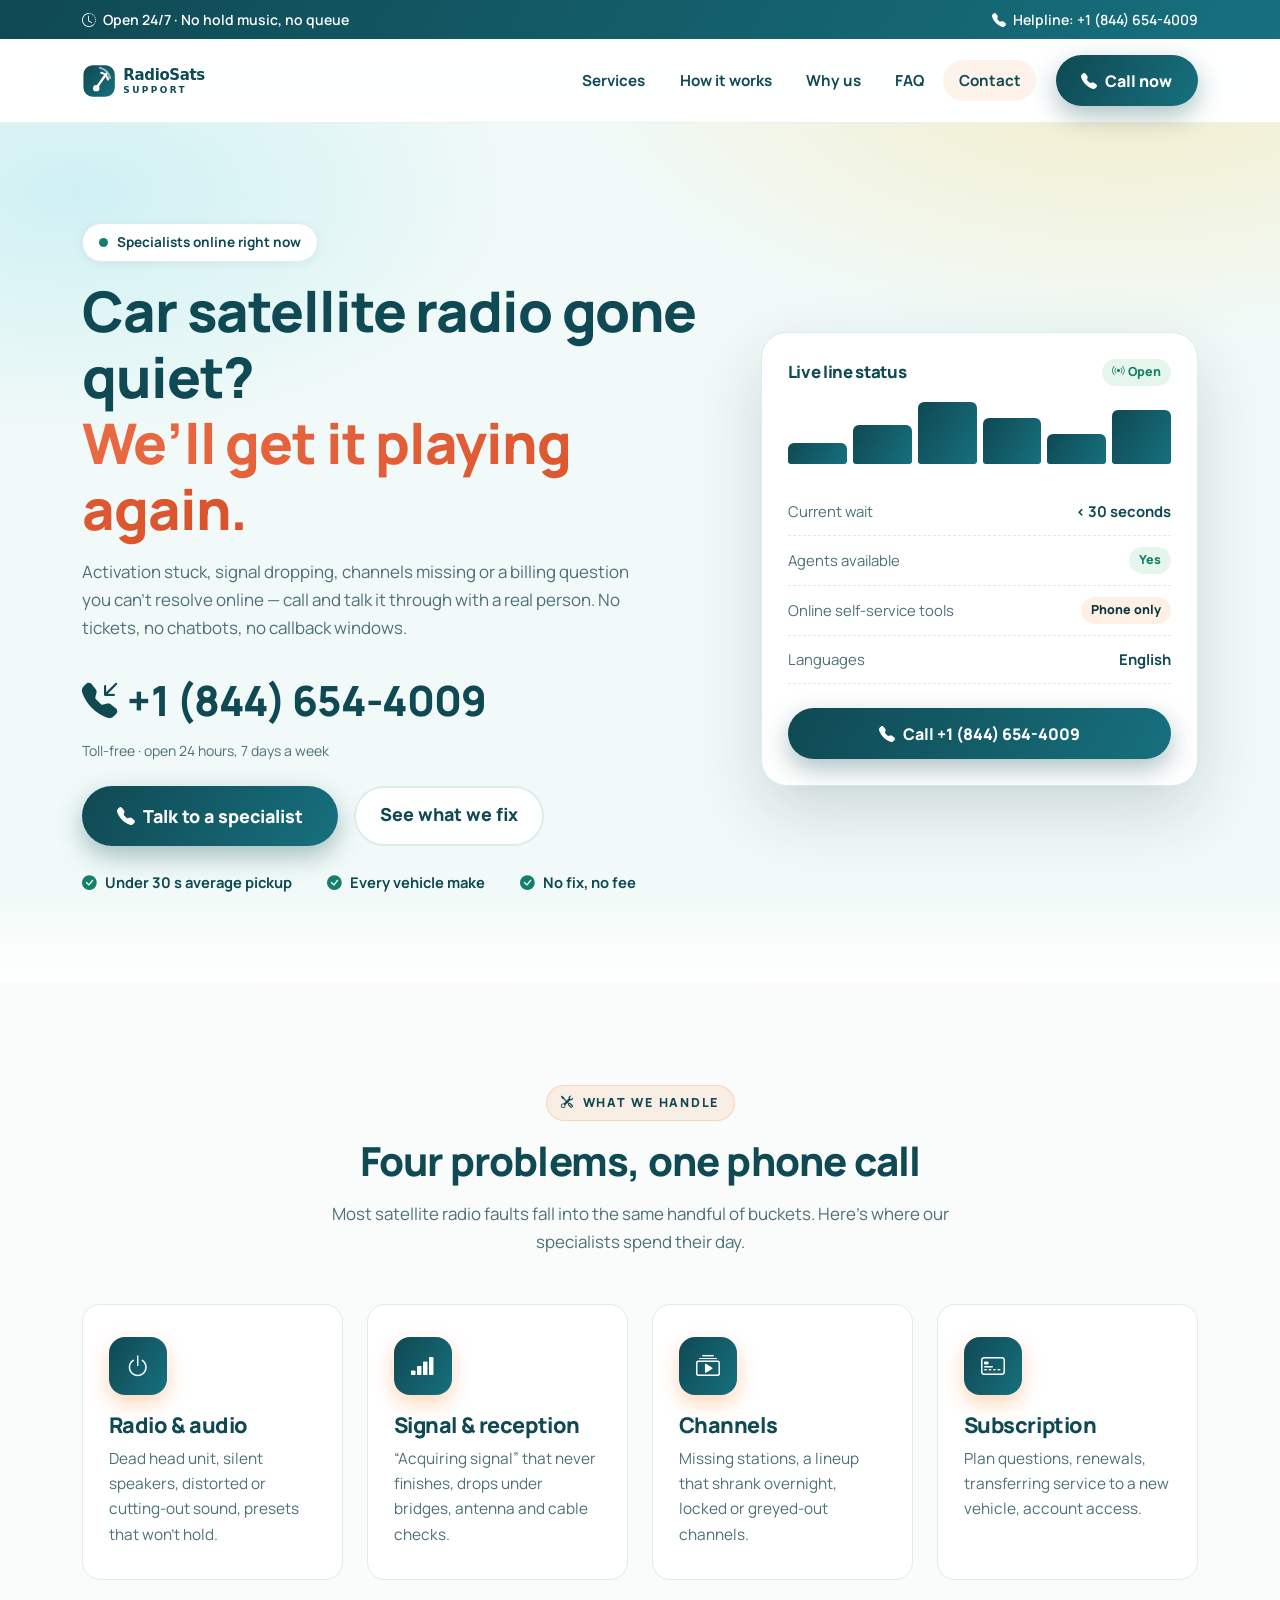
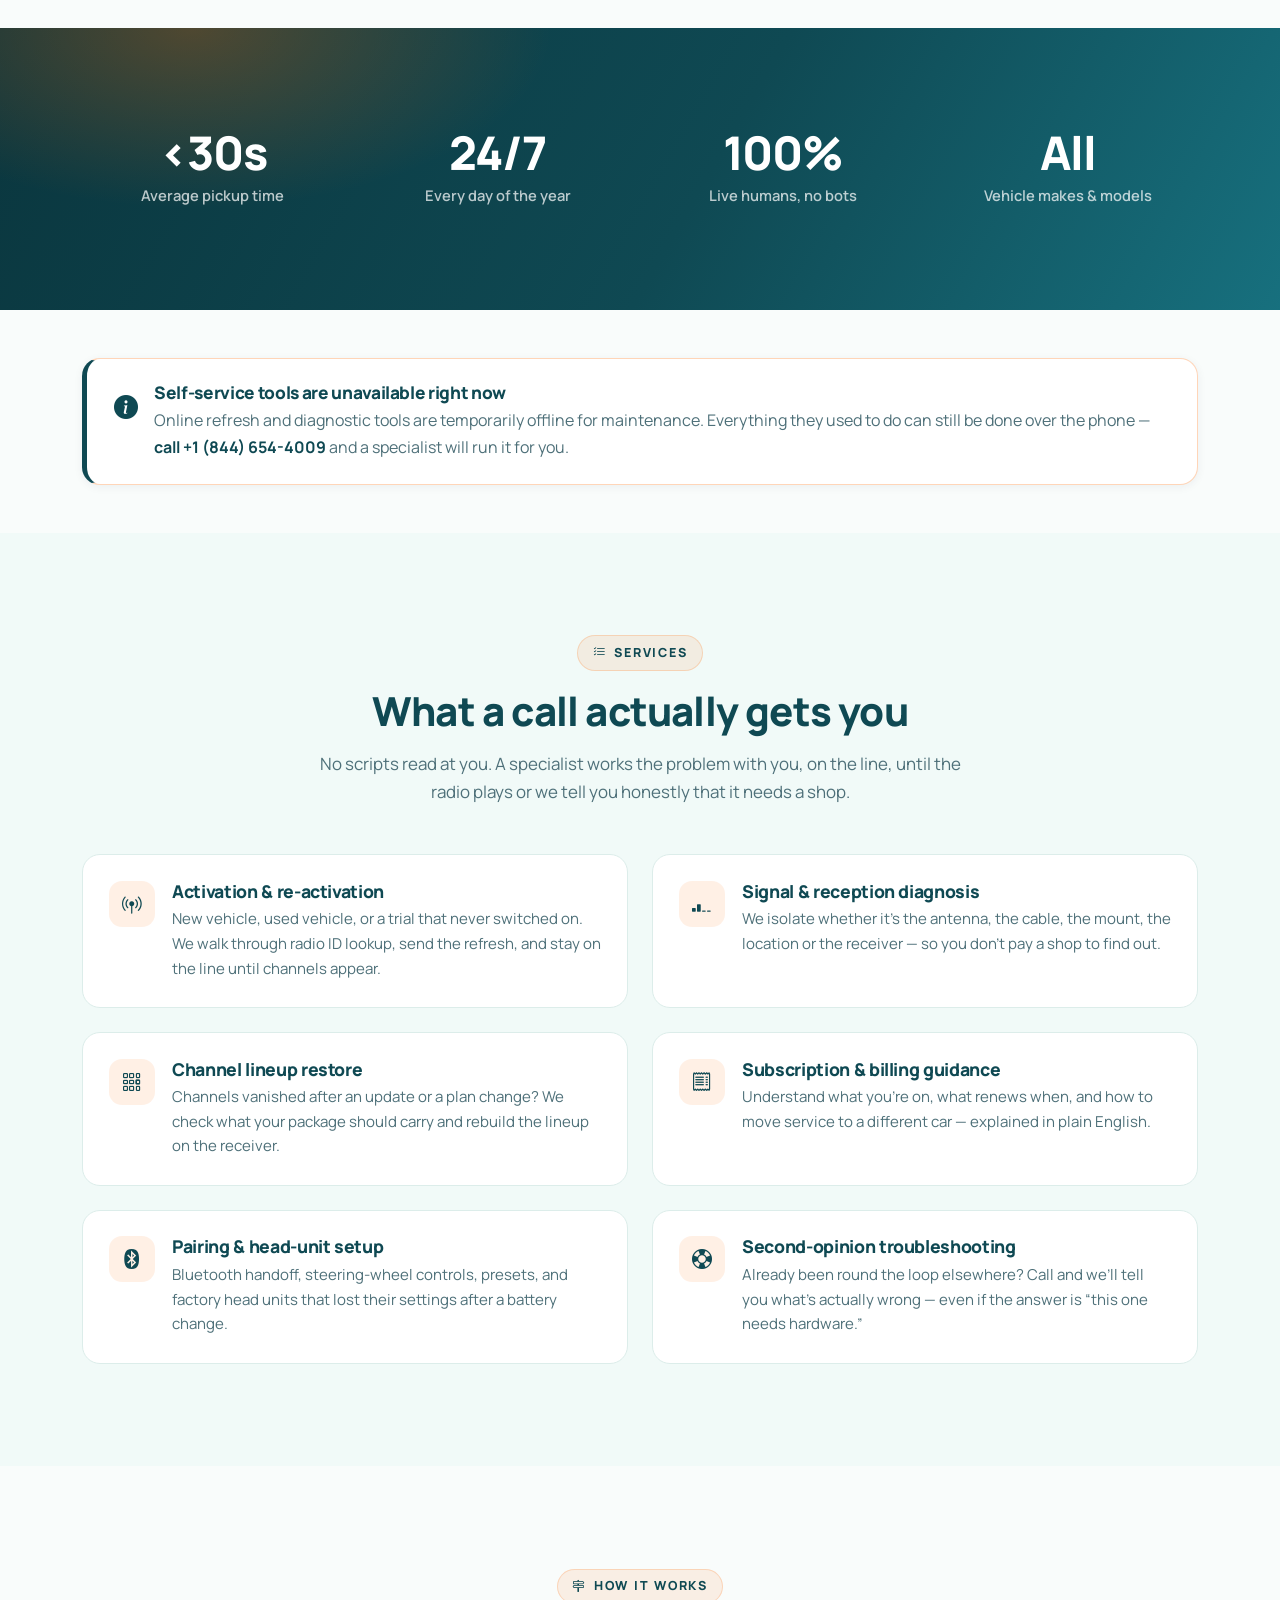
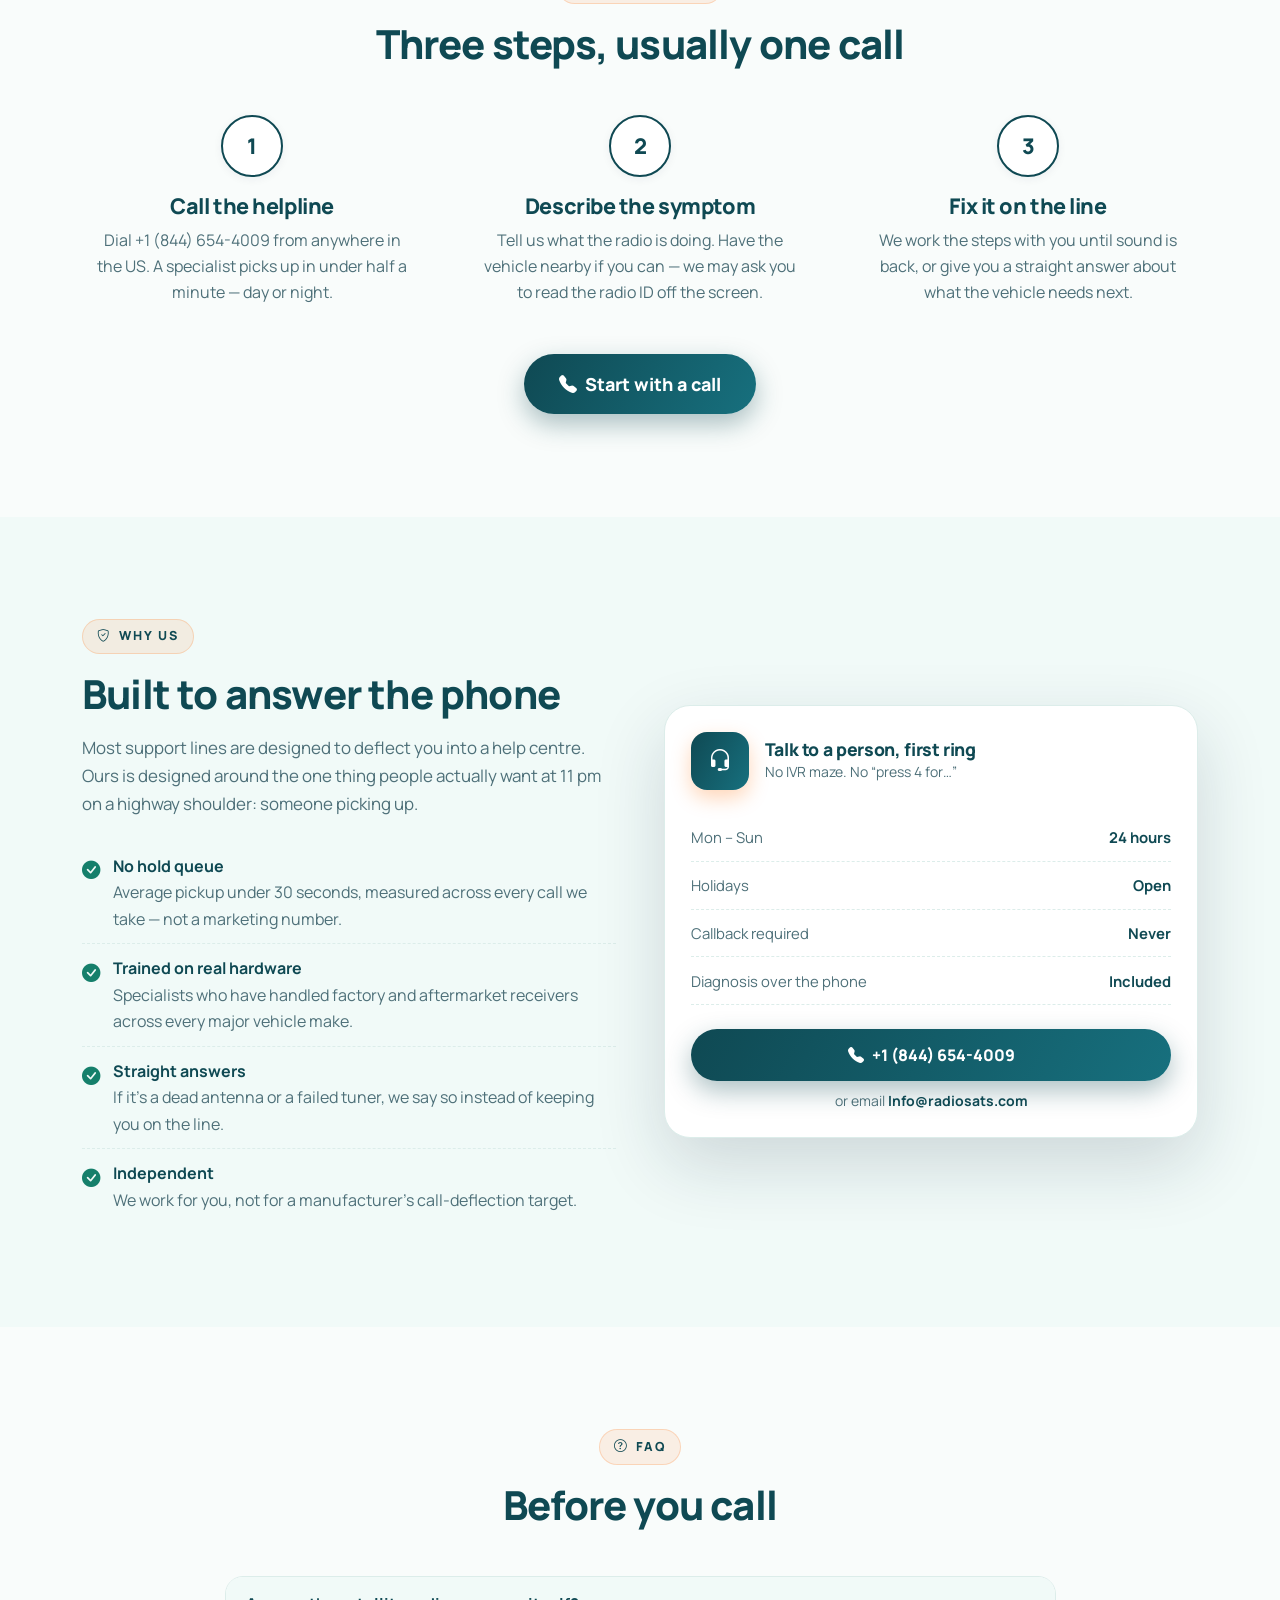
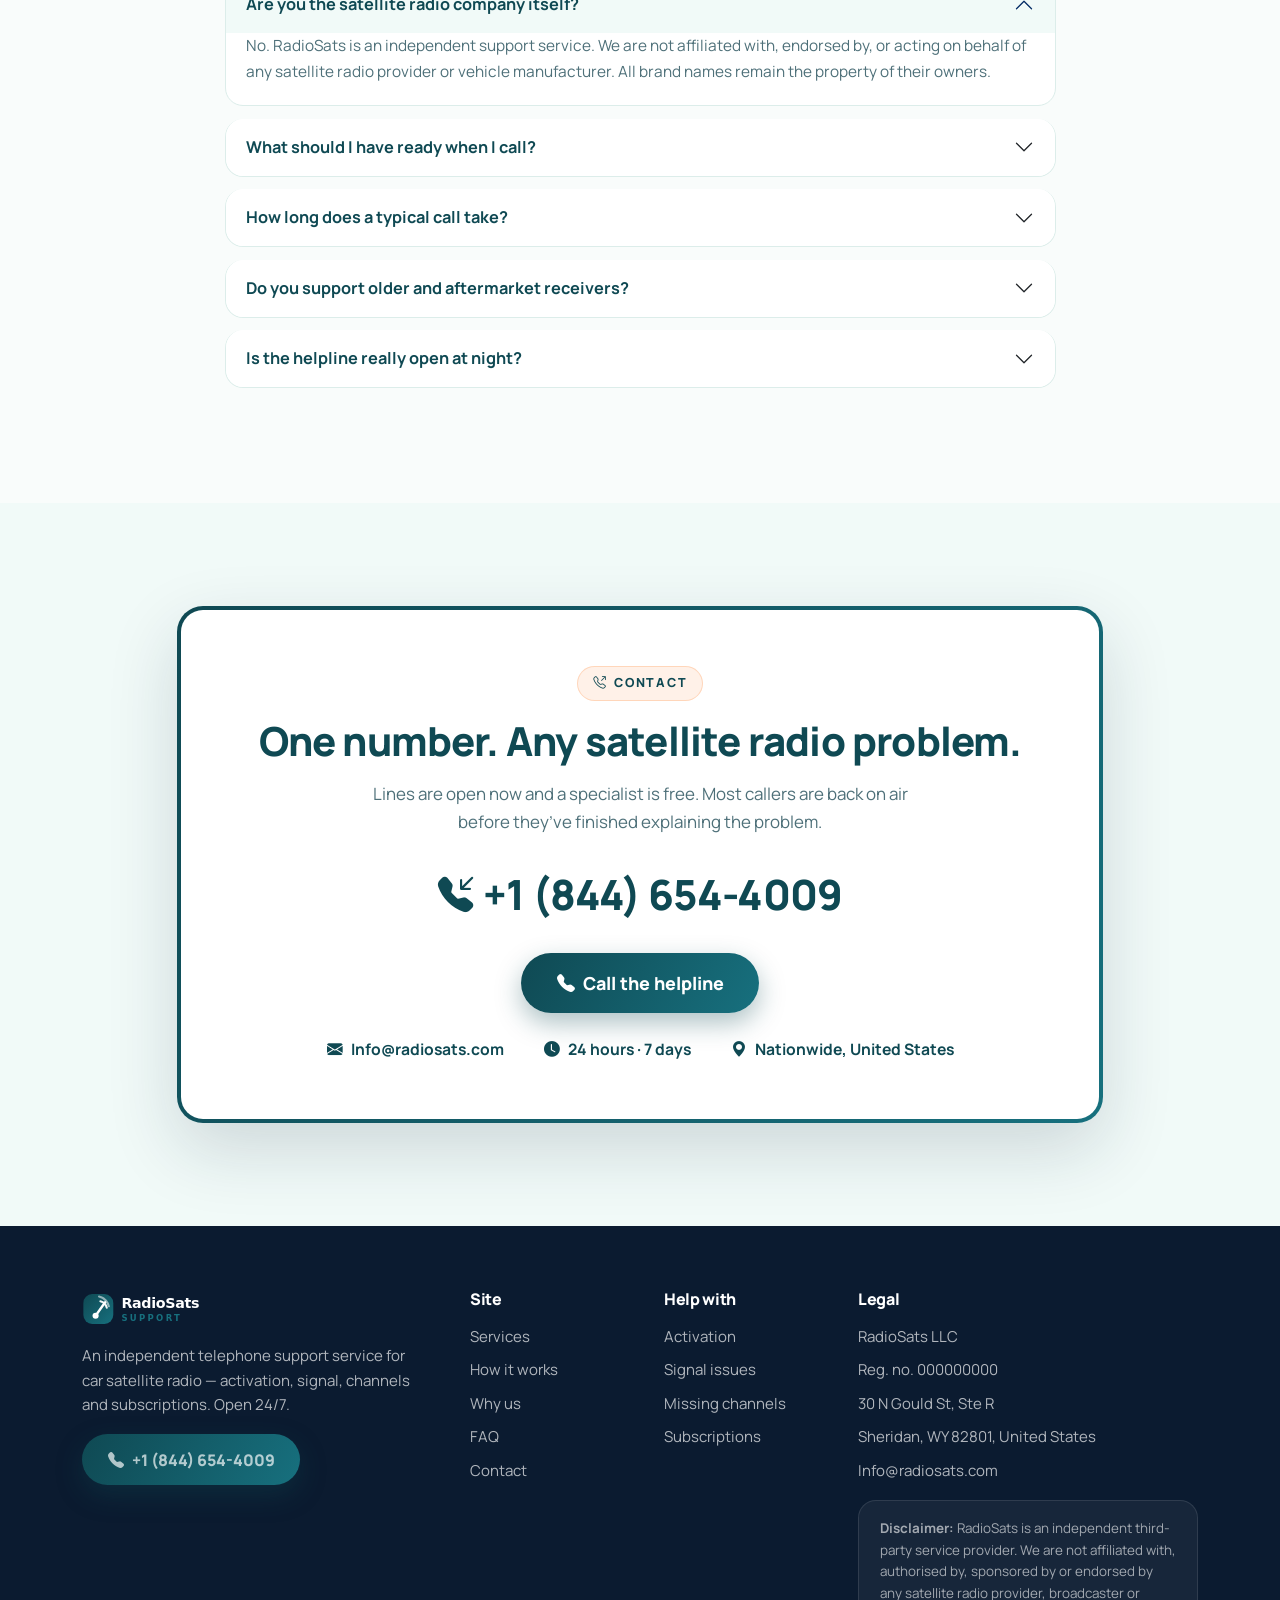
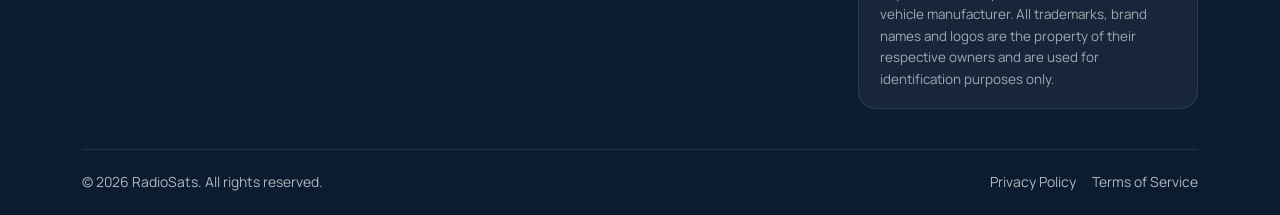
<file: index.html>
<!DOCTYPE html>
<html lang="en">

<head>
  <meta charset="utf-8">
  <meta name="viewport" content="width=device-width, initial-scale=1">


  <!-- Google tag (gtag.js) -->
  <script async src="https://www.googletagmanager.com/gtag/js?id=AW-18441096809"></script>
  <script>
    window.dataLayer = window.dataLayer || [];
    function gtag(){dataLayer.push(arguments);}
    gtag('js', new Date());

    gtag('config', 'AW-18441096809');
  </script>

  <!-- ====================================================================
       EDIT THESE 6 THINGS AND THE SITE IS YOURS
       1. Brand name ......... find/replace  RadioSats
       2. Phone (display) .... find/replace  +1 (844) 654-4009
       3. Phone (tel: link) .. find/replace  +18446544009
       4. Email .............. find/replace  Info@radiosats.com
       5. Domain ............. find/replace  https://radiosats.com
       6. Legal entity ....... see the footer block near the bottom
       Brand colours live in assets/css/style.css  ->  :root
       ==================================================================== -->

  <title>RadioSats — 24/7 Car Satellite Radio Help Line</title>
  <meta name="description"
    content="Independent 24/7 phone support for car satellite radio. Talk to a live specialist about activation, weak signal, missing channels and subscription questions. Average pickup under 30 seconds.">
  <link rel="canonical" href="https://radiosats.com/">

  <!-- Open Graph -->
  <meta property="og:type" content="website">
  <meta property="og:title" content="RadioSats — 24/7 Car Satellite Radio Help Line">
  <meta property="og:description"
    content="Live specialists on the phone 24/7 for activation, signal, channel and subscription issues.">
  <meta property="og:url" content="https://radiosats.com/">
  <meta property="og:image" content="https://radiosats.com/assets/img/og-cover.png">

  <link rel="icon" type="image/svg+xml" href="assets/img/favicon.svg">

  <!-- Fonts -->
  <link rel="preconnect" href="https://fonts.googleapis.com">
  <link rel="preconnect" href="https://fonts.gstatic.com" crossorigin>
  <link href="https://fonts.googleapis.com/css2?family=Manrope:wght@400;500;600;700;800&display=swap" rel="stylesheet">

  <!-- Bootstrap 5.3 + icons -->
  <link href="https://cdn.jsdelivr.net/npm/bootstrap@5.3.3/dist/css/bootstrap.min.css" rel="stylesheet">
  <link href="https://cdn.jsdelivr.net/npm/bootstrap-icons@1.11.3/font/bootstrap-icons.css" rel="stylesheet">

  <link rel="stylesheet" href="assets/css/style.css">

  <!-- Local business schema (helps Google show the phone number) -->
  <script type="application/ld+json">
  {
    "@context": "https://schema.org",
    "@type": "LocalBusiness",
    "name": "RadioSats",
    "url": "https://radiosats.com/",
    "email": "Info@radiosats.com",
    "telephone": "+1 (844) 654-4009",
    "address": {
      "@type": "PostalAddress",
      "streetAddress": "30 N Gould St Ste R",
      "addressLocality": "Sheridan",
      "addressRegion": "WY",
      "postalCode": "82801",
      "addressCountry": "US"
    },
    "description": "Independent 24/7 telephone support service for car satellite radio activation, signal, channel and subscription issues.",
    "openingHoursSpecification": {
      "@type": "OpeningHoursSpecification",
      "dayOfWeek": ["Monday","Tuesday","Wednesday","Thursday","Friday","Saturday","Sunday"],
      "opens": "00:00",
      "closes": "23:59"
    }
  }
  </script>
</head>

<body>

  <!-- ============================================================ HEADER -->
  <div class="topbar py-2">
    <div class="container">
      <div class="d-flex flex-wrap justify-content-between align-items-center gap-2">
        <span><i class="bi bi-clock-history me-1"></i> Open 24/7 · No hold music, no queue</span>
        <a href="tel:+18446544009" data-call>
          <i class="bi bi-telephone-fill me-1"></i> Helpline: +1 (844) 654-4009
        </a>
      </div>
    </div>
  </div>

  <header class="site-header sticky-top" id="siteHeader">
    <div class="container">
      <nav class="navbar navbar-expand-lg py-3">
        <a class="navbar-brand" href="#top">
          <img src="assets/img/logo.svg" alt="RadioSats">
        </a>

        <button class="navbar-toggler" type="button" data-bs-toggle="collapse" data-bs-target="#mainNav"
          aria-controls="mainNav" aria-expanded="false" aria-label="Toggle navigation">
          <span class="navbar-toggler-icon"></span>
        </button>

        <div class="collapse navbar-collapse justify-content-end" id="mainNav">
          <ul class="navbar-nav align-items-lg-center gap-lg-1">
            <li class="nav-item"><a class="nav-link" href="#services">Services</a></li>
            <li class="nav-item"><a class="nav-link" href="#how">How it works</a></li>
            <li class="nav-item"><a class="nav-link" href="#why-us">Why us</a></li>
            <li class="nav-item"><a class="nav-link" href="#faq">FAQ</a></li>
            <li class="nav-item"><a class="nav-link" href="#contact">Contact</a></li>
            <li class="nav-item ms-lg-3 mt-3 mt-lg-0">
              <a class="btn btn-call w-100" href="tel:+18446544009" data-call>
                <i class="bi bi-telephone-fill me-2"></i>Call now
              </a>
            </li>
          </ul>
        </div>
      </nav>
    </div>
  </header>

  <main id="top">

    <!-- ============================================================ HERO -->
    <section class="hero">
      <div class="container">
        <div class="row align-items-center g-5">

          <div class="col-lg-7">
            <span class="live-pill mb-3">
              <span class="live-dot"></span> Specialists online right now
            </span>

            <h1 class="mb-3">
              Car satellite radio gone quiet?<br>
              <span class="grad-text">We&rsquo;ll get it playing again.</span>
            </h1>

            <p class="lead-sm mb-4" style="max-width: 560px;">
              Activation stuck, signal dropping, channels missing or a billing question you
              can&rsquo;t resolve online &mdash; call and talk it through with a real person.
              No tickets, no chatbots, no callback windows.
            </p>

            <div class="mb-4">
              <a class="hero-phone" href="tel:+18446544009" data-call>
                <i class="bi bi-telephone-inbound-fill"></i> +1 (844) 654-4009
              </a>
              <div class="small mt-1">Toll&#8209;free &middot; open 24 hours, 7 days a week</div>
            </div>

            <div class="d-flex flex-wrap gap-3 mb-4">
              <a class="btn btn-call btn-call-lg" href="tel:+18446544009" data-call>
                <i class="bi bi-telephone-fill me-2"></i>Talk to a specialist
              </a>
              <a class="btn btn-ghost btn-call-lg" href="#services">See what we fix</a>
            </div>

            <div class="d-flex flex-wrap trust-row">
              <span><i class="bi bi-check-circle-fill"></i> Under 30&nbsp;s average pickup</span>
              <span><i class="bi bi-check-circle-fill"></i> Every vehicle make</span>
              <span><i class="bi bi-check-circle-fill"></i> No fix, no fee</span>
            </div>
          </div>

          <div class="col-lg-5">
            <div class="hero-card">
              <div class="d-flex justify-content-between align-items-center mb-3">
                <h3 class="mb-0" style="font-size:1.05rem;">Live line status</h3>
                <span class="chip-ok"><i class="bi bi-broadcast me-1"></i>Open</span>
              </div>

              <div class="signal-row mb-4">
                <i></i><i></i><i></i><i></i><i></i><i></i>
              </div>

              <div class="status-line">
                <span>Current wait</span><b>&lt; 30 seconds</b>
              </div>
              <div class="status-line">
                <span>Agents available</span><span class="chip-ok">Yes</span>
              </div>
              <div class="status-line">
                <span>Online self&#8209;service tools</span><span class="chip-warn">Phone only</span>
              </div>
              <div class="status-line">
                <span>Languages</span><b>English</b>
              </div>

              <a class="btn btn-call w-100 mt-4" href="tel:+18446544009" data-call>
                <i class="bi bi-telephone-fill me-2"></i>Call +1 (844) 654-4009
              </a>
            </div>
          </div>

        </div>
      </div>
    </section>

    <!-- ==================================================== FEATURE CARDS -->
    <section class="section pb-0">
      <div class="container">
        <div class="text-center mb-5 reveal">
          <span class="eyebrow"><i class="bi bi-tools"></i> What we handle</span>
          <h2 class="mb-3">Four problems, one phone call</h2>
          <p class="lead-sm mx-auto" style="max-width:640px;">
            Most satellite radio faults fall into the same handful of buckets. Here&rsquo;s where
            our specialists spend their day.
          </p>
        </div>

        <div class="row g-4">
          <div class="col-sm-6 col-lg-3 reveal">
            <div class="feature-card">
              <div class="feature-icon"><i class="bi bi-power"></i></div>
              <h3>Radio &amp; audio</h3>
              <p>Dead head unit, silent speakers, distorted or cutting-out sound, presets that
                won&rsquo;t hold.</p>
            </div>
          </div>
          <div class="col-sm-6 col-lg-3 reveal">
            <div class="feature-card">
              <div class="feature-icon"><i class="bi bi-reception-4"></i></div>
              <h3>Signal &amp; reception</h3>
              <p>&ldquo;Acquiring signal&rdquo; that never finishes, drops under bridges, antenna and
                cable checks.</p>
            </div>
          </div>
          <div class="col-sm-6 col-lg-3 reveal">
            <div class="feature-card">
              <div class="feature-icon"><i class="bi bi-collection-play"></i></div>
              <h3>Channels</h3>
              <p>Missing stations, a lineup that shrank overnight, locked or greyed-out channels.</p>
            </div>
          </div>
          <div class="col-sm-6 col-lg-3 reveal">
            <div class="feature-card">
              <div class="feature-icon"><i class="bi bi-credit-card-2-front"></i></div>
              <h3>Subscription</h3>
              <p>Plan questions, renewals, transferring service to a new vehicle, account access.</p>
            </div>
          </div>
        </div>
      </div>
    </section>

    <!-- =========================================================== STATS -->
    <section class="stats-band section my-5">
      <div class="container">
        <div class="row text-center g-4">
          <div class="col-6 col-lg-3">
            <div class="stat-num" data-count="30" data-prefix="&lt;" data-suffix="s">&lt;30s</div>
            <div class="stat-label">Average pickup time</div>
          </div>
          <div class="col-6 col-lg-3">
            <div class="stat-num">24/7</div>
            <div class="stat-label">Every day of the year</div>
          </div>
          <div class="col-6 col-lg-3">
            <div class="stat-num" data-count="100" data-suffix="%">100%</div>
            <div class="stat-label">Live humans, no bots</div>
          </div>
          <div class="col-6 col-lg-3">
            <div class="stat-num">All</div>
            <div class="stat-label">Vehicle makes &amp; models</div>
          </div>
        </div>
      </div>
    </section>

    <!-- ========================================================== NOTICE -->
    <section class="pb-5">
      <div class="container">
        <div class="notice d-flex gap-3 align-items-start reveal">
          <i class="bi bi-info-circle-fill fs-4 mt-1"></i>
          <div>
            <h3 class="mb-1" style="font-size:1.08rem;">Self-service tools are unavailable right now</h3>
            <p class="mb-0">
              Online refresh and diagnostic tools are temporarily offline for maintenance.
              Everything they used to do can still be done over the phone &mdash;
              <a class="fw-bold text-brand" href="tel:+18446544009" data-call>call +1 (844) 654-4009</a>
              and a specialist will run it for you.
            </p>
          </div>
        </div>
      </div>
    </section>

    <!-- ======================================================== SERVICES -->
    <section class="section bg-soft" id="services">
      <div class="container">
        <div class="text-center mb-5 reveal">
          <span class="eyebrow"><i class="bi bi-list-check"></i> Services</span>
          <h2 class="mb-3">What a call actually gets you</h2>
          <p class="lead-sm mx-auto" style="max-width:660px;">
            No scripts read at you. A specialist works the problem with you, on the line,
            until the radio plays or we tell you honestly that it needs a shop.
          </p>
        </div>

        <div class="row g-4">
          <div class="col-md-6 reveal">
            <div class="service-item">
              <div class="ico"><i class="bi bi-broadcast-pin"></i></div>
              <div>
                <h3>Activation &amp; re-activation</h3>
                <p>New vehicle, used vehicle, or a trial that never switched on. We walk through
                  radio ID lookup, send the refresh, and stay on the line until channels appear.</p>
              </div>
            </div>
          </div>

          <div class="col-md-6 reveal">
            <div class="service-item">
              <div class="ico"><i class="bi bi-reception-2"></i></div>
              <div>
                <h3>Signal &amp; reception diagnosis</h3>
                <p>We isolate whether it&rsquo;s the antenna, the cable, the mount, the location or
                  the receiver &mdash; so you don&rsquo;t pay a shop to find out.</p>
              </div>
            </div>
          </div>

          <div class="col-md-6 reveal">
            <div class="service-item">
              <div class="ico"><i class="bi bi-grid-3x3-gap"></i></div>
              <div>
                <h3>Channel lineup restore</h3>
                <p>Channels vanished after an update or a plan change? We check what your package
                  should carry and rebuild the lineup on the receiver.</p>
              </div>
            </div>
          </div>

          <div class="col-md-6 reveal">
            <div class="service-item">
              <div class="ico"><i class="bi bi-receipt"></i></div>
              <div>
                <h3>Subscription &amp; billing guidance</h3>
                <p>Understand what you&rsquo;re on, what renews when, and how to move service to a
                  different car &mdash; explained in plain English.</p>
              </div>
            </div>
          </div>

          <div class="col-md-6 reveal">
            <div class="service-item">
              <div class="ico"><i class="bi bi-bluetooth"></i></div>
              <div>
                <h3>Pairing &amp; head-unit setup</h3>
                <p>Bluetooth handoff, steering-wheel controls, presets, and factory head units that
                  lost their settings after a battery change.</p>
              </div>
            </div>
          </div>

          <div class="col-md-6 reveal">
            <div class="service-item">
              <div class="ico"><i class="bi bi-life-preserver"></i></div>
              <div>
                <h3>Second-opinion troubleshooting</h3>
                <p>Already been round the loop elsewhere? Call and we&rsquo;ll tell you what&rsquo;s
                  actually wrong &mdash; even if the answer is &ldquo;this one needs hardware.&rdquo;</p>
              </div>
            </div>
          </div>
        </div>
      </div>
    </section>

    <!-- ============================================================= HOW -->
    <section class="section" id="how">
      <div class="container">
        <div class="text-center mb-5 reveal">
          <span class="eyebrow"><i class="bi bi-signpost-2"></i> How it works</span>
          <h2 class="mb-0">Three steps, usually one call</h2>
        </div>

        <div class="row g-4 g-lg-5">
          <div class="col-md-4 reveal">
            <div class="step">
              <div class="step-num">1</div>
              <h3 class="mb-2">Call the helpline</h3>
              <p class="mb-0">Dial +1 (844) 654-4009 from anywhere in the US. A specialist picks up
                in under half a minute &mdash; day or night.</p>
            </div>
          </div>
          <div class="col-md-4 reveal">
            <div class="step">
              <div class="step-num">2</div>
              <h3 class="mb-2">Describe the symptom</h3>
              <p class="mb-0">Tell us what the radio is doing. Have the vehicle nearby if you can
                &mdash; we may ask you to read the radio ID off the screen.</p>
            </div>
          </div>
          <div class="col-md-4 reveal">
            <div class="step">
              <div class="step-num">3</div>
              <h3 class="mb-2">Fix it on the line</h3>
              <p class="mb-0">We work the steps with you until sound is back, or give you a
                straight answer about what the vehicle needs next.</p>
            </div>
          </div>
        </div>

        <div class="text-center mt-5 reveal">
          <a class="btn btn-call btn-call-lg" href="tel:+18446544009" data-call>
            <i class="bi bi-telephone-fill me-2"></i>Start with a call
          </a>
        </div>
      </div>
    </section>

    <!-- ========================================================== WHY US -->
    <section class="section bg-soft" id="why-us">
      <div class="container">
        <div class="row align-items-center g-5">

          <div class="col-lg-6 reveal">
            <span class="eyebrow"><i class="bi bi-shield-check"></i> Why us</span>
            <h2 class="mb-3">Built to answer the phone</h2>
            <p class="lead-sm mb-4">
              Most support lines are designed to deflect you into a help centre.
              Ours is designed around the one thing people actually want at 11&nbsp;pm on a
              highway shoulder: someone picking up.
            </p>

            <ul class="check-list">
              <li>
                <i class="bi bi-check-circle-fill"></i>
                <span><b>No hold queue</b>Average pickup under 30 seconds, measured across every
                  call we take &mdash; not a marketing number.</span>
              </li>
              <li>
                <i class="bi bi-check-circle-fill"></i>
                <span><b>Trained on real hardware</b>Specialists who have handled factory and
                  aftermarket receivers across every major vehicle make.</span>
              </li>
              <li>
                <i class="bi bi-check-circle-fill"></i>
                <span><b>Straight answers</b>If it&rsquo;s a dead antenna or a failed tuner, we say so
                  instead of keeping you on the line.</span>
              </li>
              <li>
                <i class="bi bi-check-circle-fill"></i>
                <span><b>Independent</b>We work for you, not for a manufacturer&rsquo;s call-deflection
                  target.</span>
              </li>
            </ul>
          </div>

          <div class="col-lg-6 reveal">
            <div class="hero-card">
              <div class="d-flex align-items-center gap-3 mb-4">
                <div class="feature-icon mb-0"><i class="bi bi-headset"></i></div>
                <div>
                  <h3 class="mb-0" style="font-size:1.1rem;">Talk to a person, first ring</h3>
                  <div class="small">No IVR maze. No &ldquo;press 4 for&hellip;&rdquo;</div>
                </div>
              </div>

              <div class="status-line"><span>Mon &ndash; Sun</span><b>24 hours</b></div>
              <div class="status-line"><span>Holidays</span><b>Open</b></div>
              <div class="status-line"><span>Callback required</span><b>Never</b></div>
              <div class="status-line"><span>Diagnosis over the phone</span><b>Included</b></div>

              <a class="btn btn-call w-100 mt-4" href="tel:+18446544009" data-call>
                <i class="bi bi-telephone-fill me-2"></i>+1 (844) 654-4009
              </a>
              <div class="text-center small mt-2">or email
                <a class="text-brand fw-bold" href="mailto:Info@radiosats.com">Info@radiosats.com</a>
              </div>
            </div>
          </div>

        </div>
      </div>
    </section>

    <!-- ============================================================= FAQ -->
    <section class="section" id="faq">
      <div class="container">
        <div class="text-center mb-5 reveal">
          <span class="eyebrow"><i class="bi bi-question-circle"></i> FAQ</span>
          <h2 class="mb-0">Before you call</h2>
        </div>

        <div class="row justify-content-center">
          <div class="col-lg-9">
            <div class="accordion" id="faqAccordion">

              <div class="accordion-item">
                <h3 class="accordion-header">
                  <button class="accordion-button" type="button" data-bs-toggle="collapse"
                    data-bs-target="#faq1" aria-expanded="true">
                    Are you the satellite radio company itself?
                  </button>
                </h3>
                <div id="faq1" class="accordion-collapse collapse show" data-bs-parent="#faqAccordion">
                  <div class="accordion-body">
                    No. RadioSats is an independent support service. We are not affiliated
                    with, endorsed by, or acting on behalf of any satellite radio provider or
                    vehicle manufacturer. All brand names remain the property of their owners.
                  </div>
                </div>
              </div>

              <div class="accordion-item">
                <h3 class="accordion-header">
                  <button class="accordion-button collapsed" type="button" data-bs-toggle="collapse"
                    data-bs-target="#faq2">
                    What should I have ready when I call?
                  </button>
                </h3>
                <div id="faq2" class="accordion-collapse collapse" data-bs-parent="#faqAccordion">
                  <div class="accordion-body">
                    Ideally: the vehicle year/make/model, and the radio ID from the receiver screen
                    if you can get to it. If you&rsquo;re not near the car, call anyway &mdash; we can
                    usually narrow the problem down first.
                  </div>
                </div>
              </div>

              <div class="accordion-item">
                <h3 class="accordion-header">
                  <button class="accordion-button collapsed" type="button" data-bs-toggle="collapse"
                    data-bs-target="#faq3">
                    How long does a typical call take?
                  </button>
                </h3>
                <div id="faq3" class="accordion-collapse collapse" data-bs-parent="#faqAccordion">
                  <div class="accordion-body">
                    Most activation and channel issues resolve in 5&ndash;15 minutes. Signal and
                    antenna faults take longer because we work through the hardware chain with you
                    step by step.
                  </div>
                </div>
              </div>

              <div class="accordion-item">
                <h3 class="accordion-header">
                  <button class="accordion-button collapsed" type="button" data-bs-toggle="collapse"
                    data-bs-target="#faq4">
                    Do you support older and aftermarket receivers?
                  </button>
                </h3>
                <div id="faq4" class="accordion-collapse collapse" data-bs-parent="#faqAccordion">
                  <div class="accordion-body">
                    Yes &mdash; factory-fitted head units, dock-and-play receivers and aftermarket
                    installs across all major vehicle makes.
                  </div>
                </div>
              </div>

              <div class="accordion-item">
                <h3 class="accordion-header">
                  <button class="accordion-button collapsed" type="button" data-bs-toggle="collapse"
                    data-bs-target="#faq5">
                    Is the helpline really open at night?
                  </button>
                </h3>
                <div id="faq5" class="accordion-collapse collapse" data-bs-parent="#faqAccordion">
                  <div class="accordion-body">
                    Yes. The line is staffed 24 hours a day, every day including holidays. Night
                    calls usually connect fastest.
                  </div>
                </div>
              </div>

            </div>
          </div>
        </div>
      </div>
    </section>

    <!-- ========================================================= CONTACT -->
    <section class="section bg-soft" id="contact">
      <div class="container">
        <div class="row justify-content-center">
          <div class="col-lg-10">
            <div class="contact-frame reveal">
              <div class="contact-inner">
                <span class="eyebrow"><i class="bi bi-telephone-outbound"></i> Contact</span>
                <h2 class="mb-3">One number. Any satellite radio problem.</h2>
                <p class="lead-sm mx-auto mb-4" style="max-width:560px;">
                  Lines are open now and a specialist is free. Most callers are back on air before
                  they&rsquo;ve finished explaining the problem.
                </p>

                <a class="hero-phone mb-4" href="tel:+18446544009" data-call>
                  <i class="bi bi-telephone-inbound-fill"></i> +1 (844) 654-4009
                </a>

                <div class="d-flex justify-content-center mb-4">
                  <a class="btn btn-call btn-call-lg" href="tel:+18446544009" data-call>
                    <i class="bi bi-telephone-fill me-2"></i>Call the helpline
                  </a>
                </div>

                <div class="contact-meta">
                  <a href="mailto:Info@radiosats.com"><i class="bi bi-envelope-fill"></i>
                    Info@radiosats.com</a>
                  <span><i class="bi bi-clock-fill"></i> 24 hours &middot; 7 days</span>
                  <span><i class="bi bi-geo-alt-fill"></i> Nationwide, United States</span>
                </div>
              </div>
            </div>
          </div>
        </div>
      </div>
    </section>

  </main>

  <!-- ============================================================ FOOTER -->
  <footer class="site-footer">
    <div class="container">
      <div class="row g-4 g-lg-5">

        <div class="col-lg-4">
          <img src="assets/img/logo-light.svg" alt="RadioSats" class="mb-3">
          <p class="mb-3" style="font-size:.94rem;">
            An independent telephone support service for car satellite radio &mdash; activation,
            signal, channels and subscriptions. Open 24/7.
          </p>
          <a class="btn btn-call" href="tel:+18446544009" data-call>
            <i class="bi bi-telephone-fill me-2"></i>+1 (844) 654-4009
          </a>
        </div>

        <div class="col-6 col-lg-2">
          <h5>Site</h5>
          <ul class="footer-list">
            <li><a href="#services">Services</a></li>
            <li><a href="#how">How it works</a></li>
            <li><a href="#why-us">Why us</a></li>
            <li><a href="#faq">FAQ</a></li>
            <li><a href="#contact">Contact</a></li>
          </ul>
        </div>

        <div class="col-6 col-lg-2">
          <h5>Help with</h5>
          <ul class="footer-list">
            <li><a href="#services">Activation</a></li>
            <li><a href="#services">Signal issues</a></li>
            <li><a href="#services">Missing channels</a></li>
            <li><a href="#services">Subscriptions</a></li>
          </ul>
        </div>

        <div class="col-lg-4">
          <h5>Legal</h5>
          <!-- ==== EDIT: your real registered entity details ==== -->
          <ul class="footer-list mb-3">
            <li>RadioSats LLC</li>
            <li>Reg. no. 000000000</li>
            <li>30 N Gould St, Ste R</li>
            <li>Sheridan, WY 82801, United States</li>
            <li><a href="mailto:Info@radiosats.com">Info@radiosats.com</a></li>
          </ul>
          <div class="disclaimer">
            <strong>Disclaimer:</strong> RadioSats is an independent third-party service
            provider. We are not affiliated with, authorised by, sponsored by or endorsed by any
            satellite radio provider, broadcaster or vehicle manufacturer. All trademarks, brand
            names and logos are the property of their respective owners and are used for
            identification purposes only.
          </div>
        </div>

      </div>

      <div class="footer-bottom">
        <div class="d-flex flex-wrap justify-content-between gap-2">
          <span>&copy; <span id="year">2026</span> RadioSats. All rights reserved.</span>
          <span class="d-flex gap-3">
            <a href="privacy.html">Privacy Policy</a>
            <a href="terms.html">Terms of Service</a>
          </span>
        </div>
      </div>
    </div>
  </footer>

  <!-- ================================================= MOBILE CALL BAR -->
  <div class="call-bar">
    <a href="tel:+18446544009" data-call>
      <i class="bi bi-telephone-fill"></i> Call +1 (844) 654-4009
    </a>
  </div>

  <script src="https://cdn.jsdelivr.net/npm/bootstrap@5.3.3/dist/js/bootstrap.bundle.min.js"></script>
  <script src="assets/js/main.js"></script>
</body>

</html>
</file>
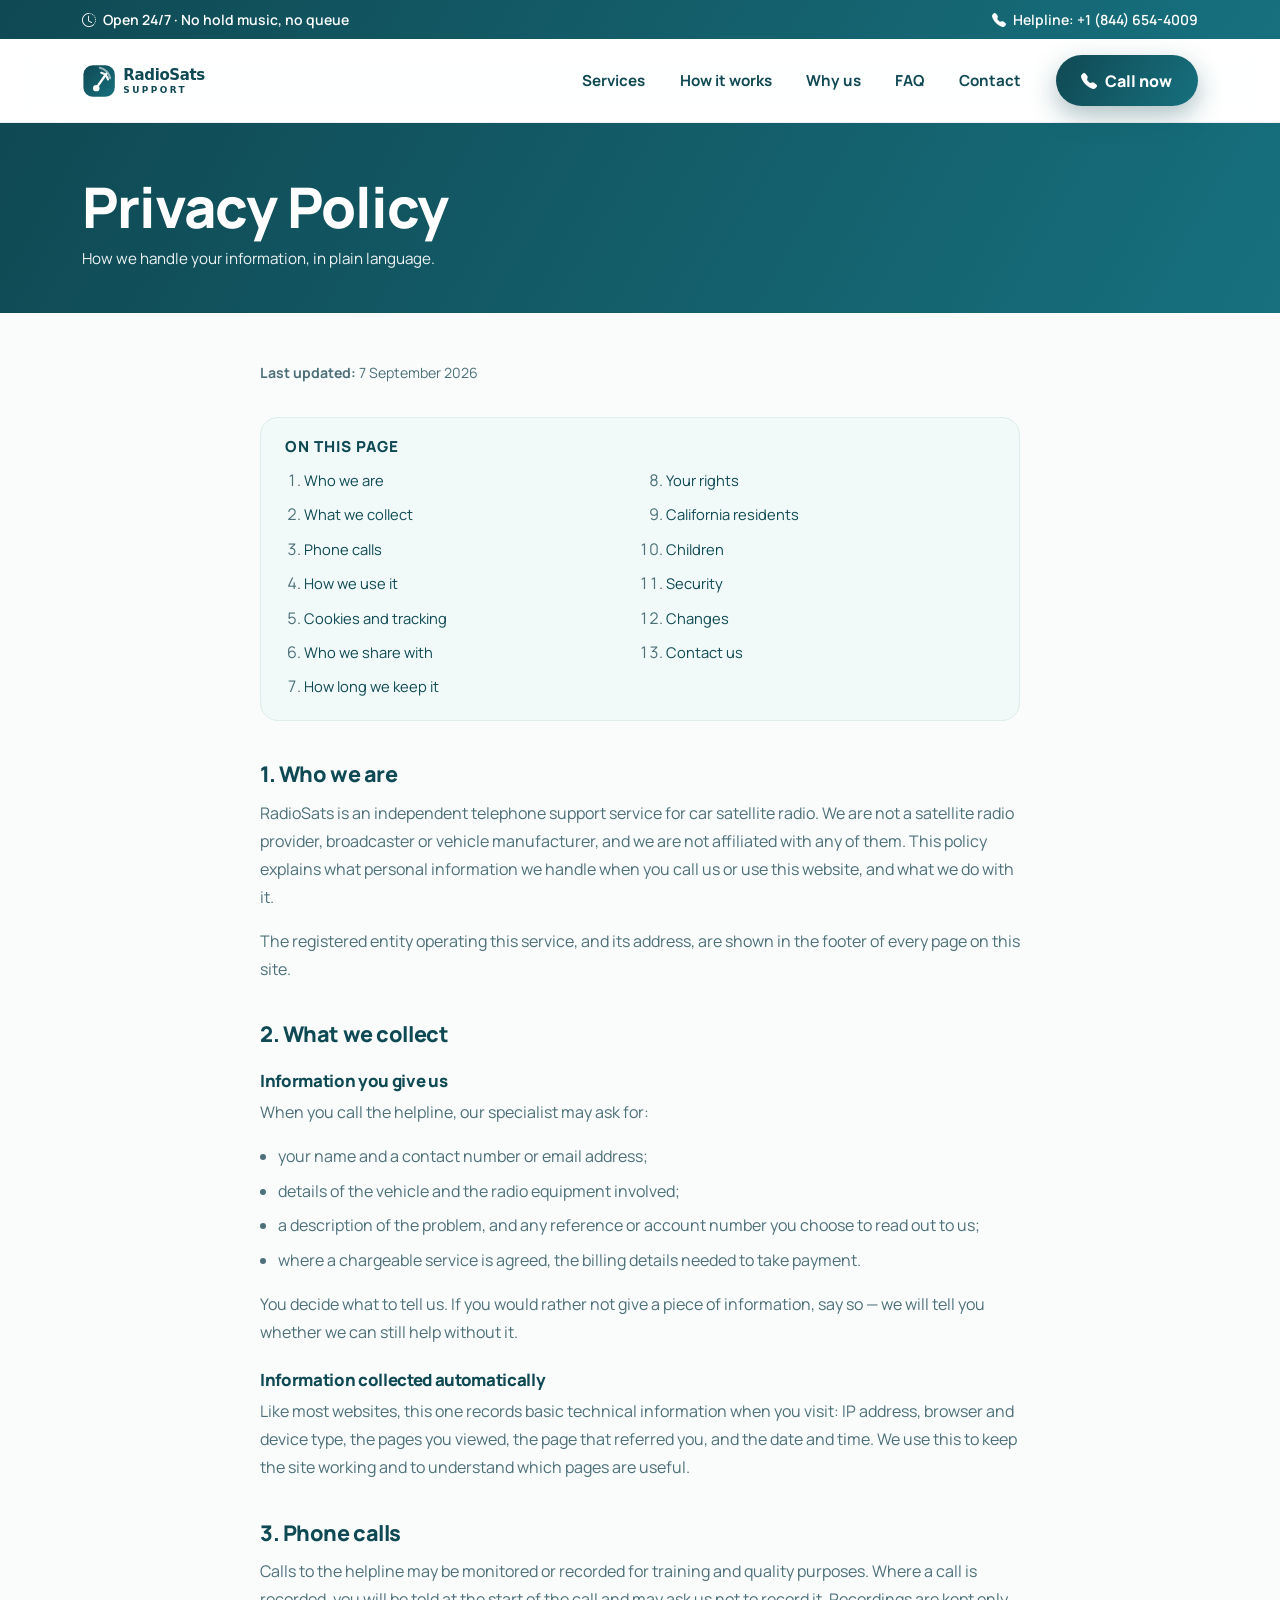
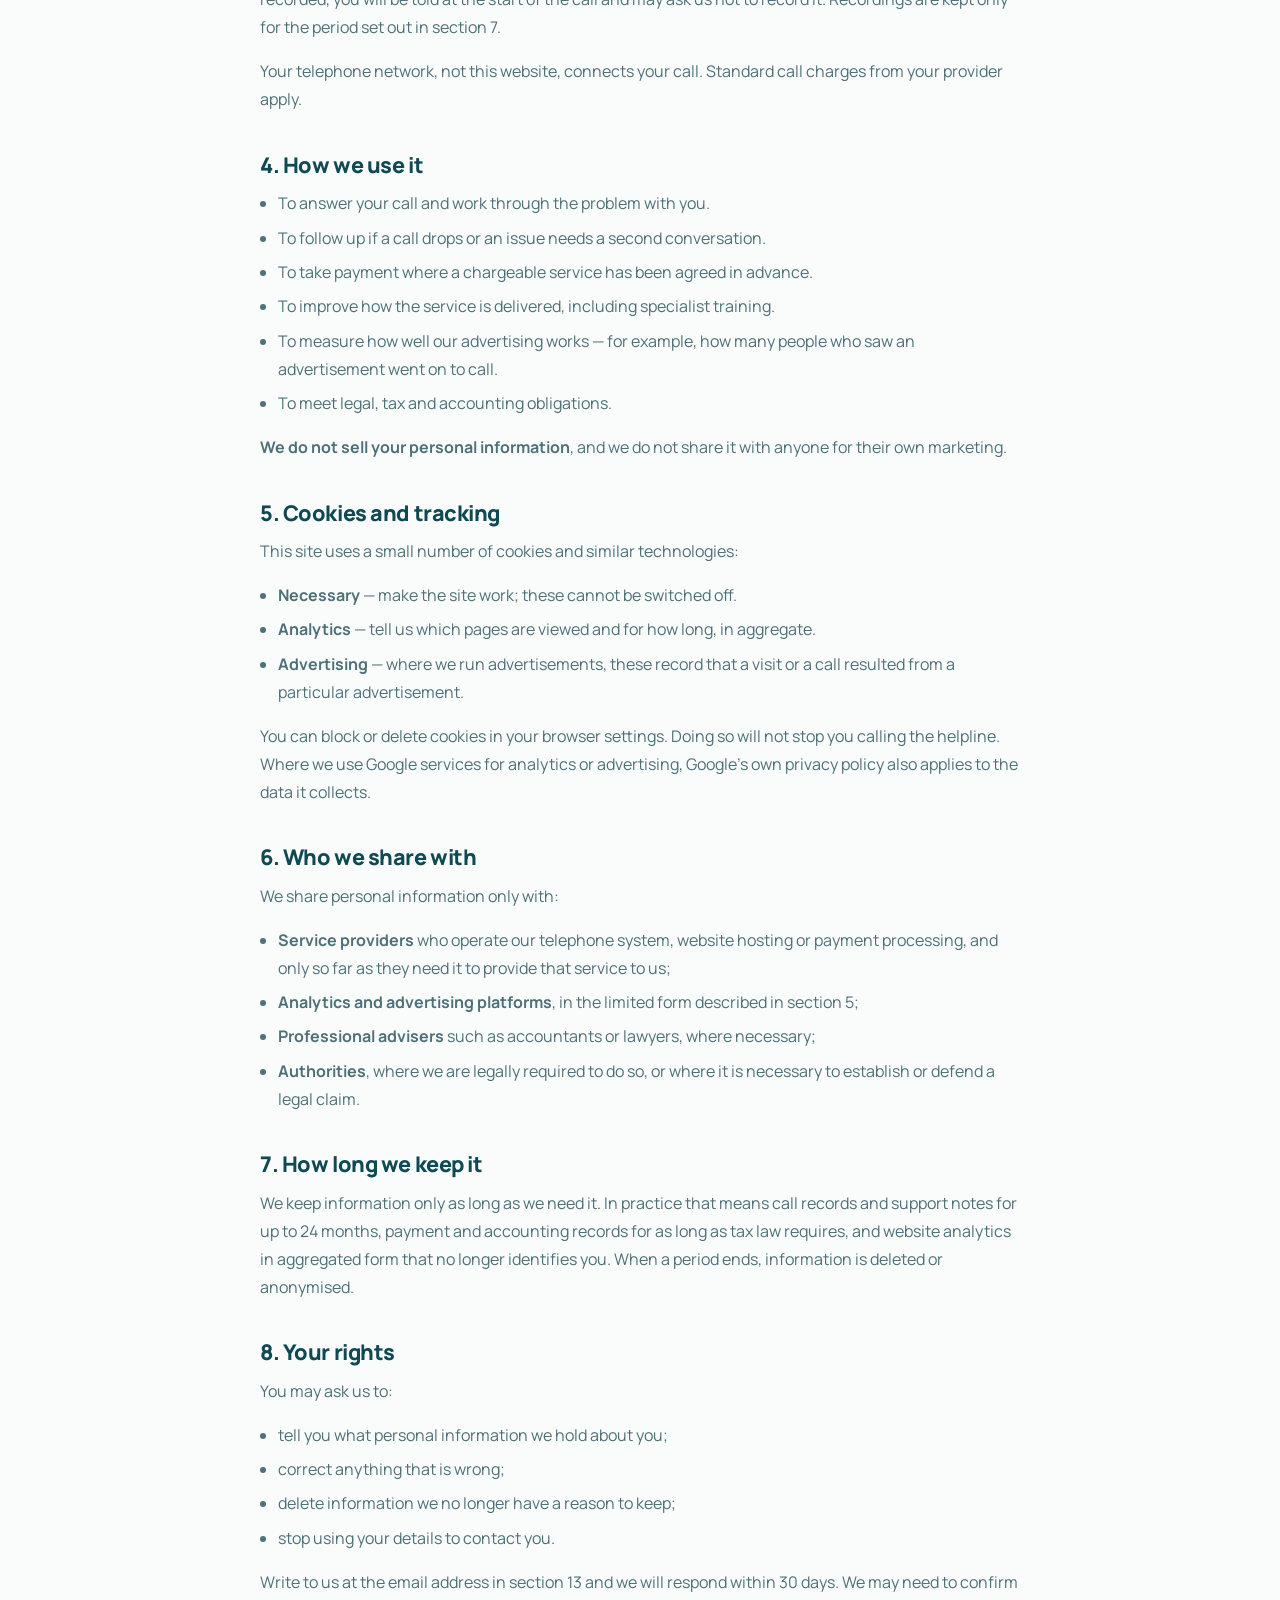
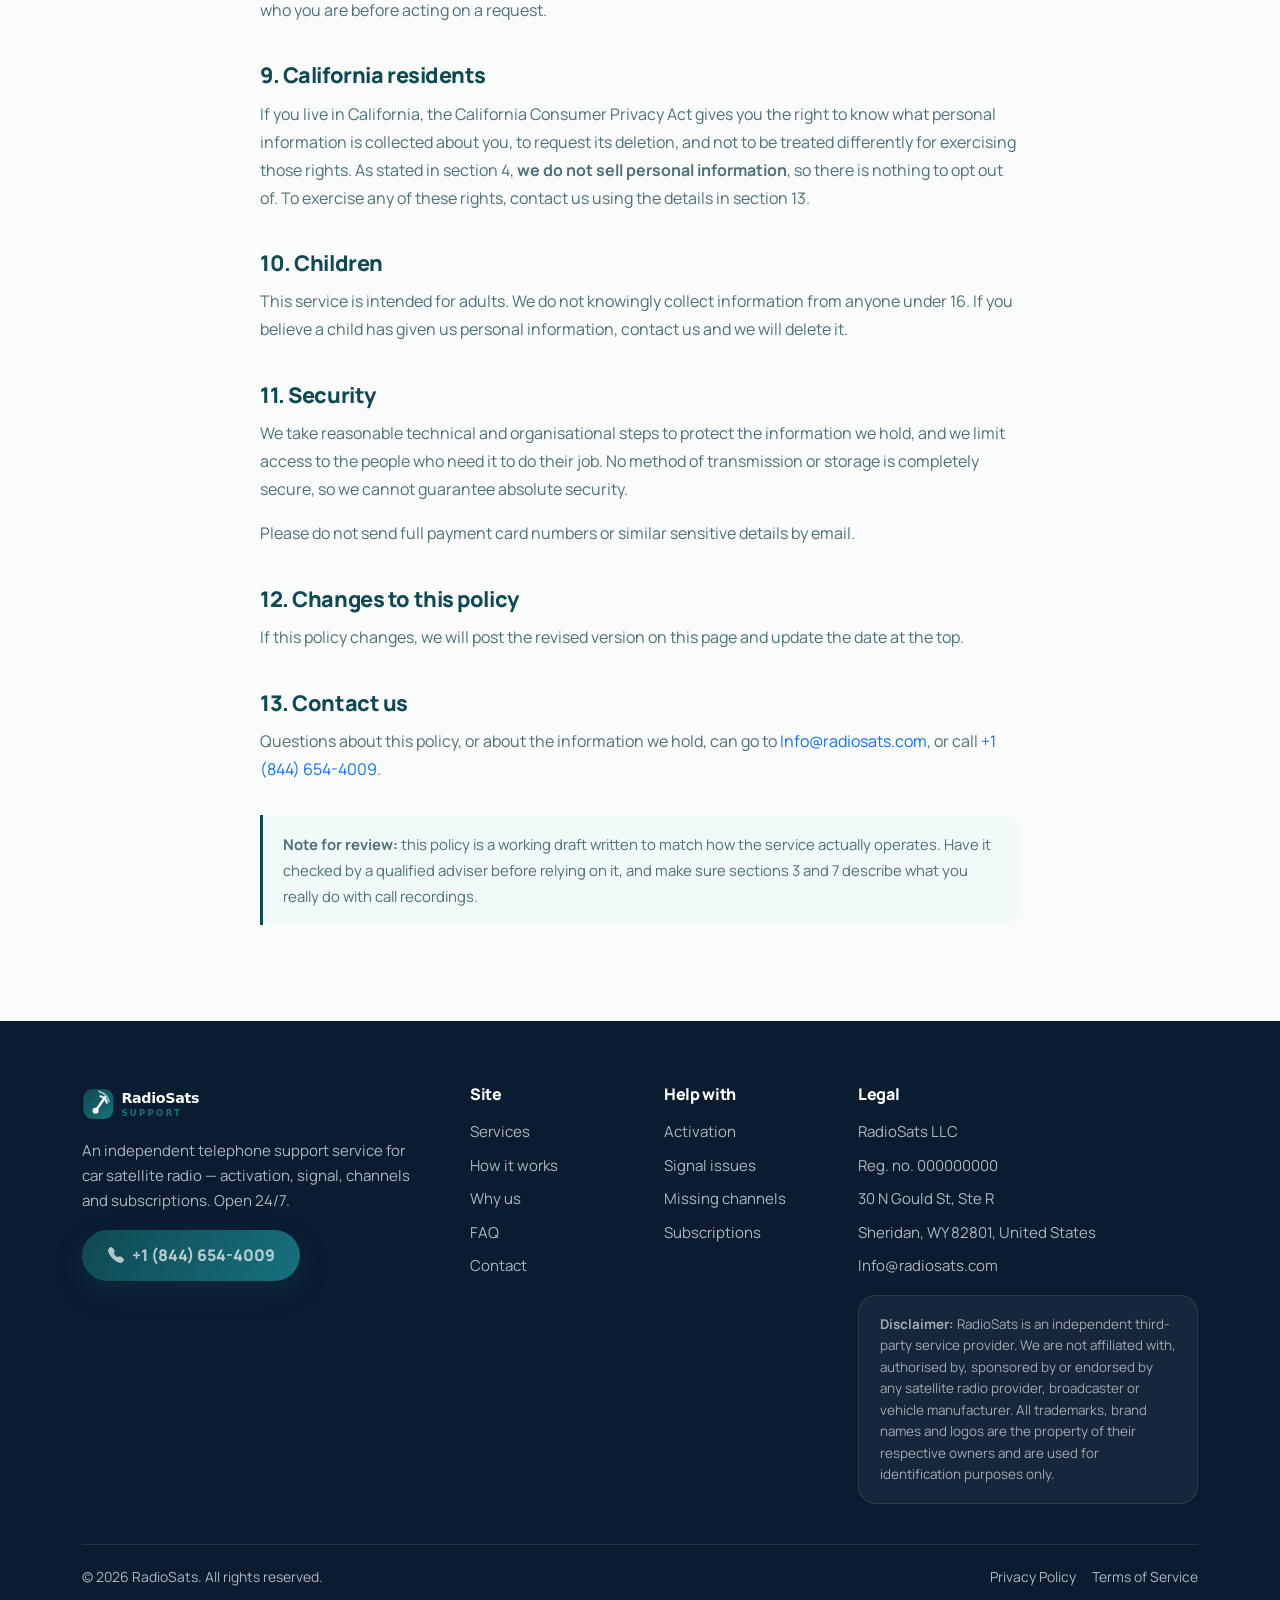
<file: privacy.html>
<!DOCTYPE html>
<html lang="en">

<head>
  <meta charset="utf-8">
  <meta name="viewport" content="width=device-width, initial-scale=1">


  <!-- Google tag (gtag.js) -->
  <script async src="https://www.googletagmanager.com/gtag/js?id=AW-18441096809"></script>
  <script>
    window.dataLayer = window.dataLayer || [];
    function gtag(){dataLayer.push(arguments);}
    gtag('js', new Date());

    gtag('config', 'AW-18441096809');
  </script>

  <title>Privacy Policy &mdash; RadioSats</title>
  <meta name="description" content="How RadioSats handles the personal information you give us on a call or through this website.">
  <link rel="canonical" href="https://radiosats.com/privacy.html">
  <meta name="robots" content="index, follow">

  <meta property="og:type" content="website">
  <meta property="og:title" content="Privacy Policy &mdash; RadioSats">
  <meta property="og:description" content="How RadioSats handles the personal information you give us on a call or through this website.">
  <meta property="og:url" content="https://radiosats.com/privacy.html">
  <meta property="og:image" content="https://radiosats.com/assets/img/og-cover.png">

  <link rel="icon" type="image/svg+xml" href="assets/img/favicon.svg">
  <link rel="preconnect" href="https://fonts.googleapis.com">
  <link rel="preconnect" href="https://fonts.gstatic.com" crossorigin>
  <link href="https://fonts.googleapis.com/css2?family=Manrope:wght@400;500;600;700;800&display=swap" rel="stylesheet">
  <link href="https://cdn.jsdelivr.net/npm/bootstrap@5.3.3/dist/css/bootstrap.min.css" rel="stylesheet">
  <link href="https://cdn.jsdelivr.net/npm/bootstrap-icons@1.11.3/font/bootstrap-icons.css" rel="stylesheet">
  <link rel="stylesheet" href="assets/css/style.css">
</head>

<body id="top">

  <!-- ============================================================ HEADER -->
  <div class="topbar py-2">
    <div class="container">
      <div class="d-flex flex-wrap justify-content-between align-items-center gap-2">
        <span><i class="bi bi-clock-history me-1"></i> Open 24/7 · No hold music, no queue</span>
        <a href="tel:+18446544009" data-call>
          <i class="bi bi-telephone-fill me-1"></i> Helpline: +1 (844) 654-4009
        </a>
      </div>
    </div>
  </div>

  <header class="site-header sticky-top" id="siteHeader">
    <div class="container">
      <nav class="navbar navbar-expand-lg py-3">
        <a class="navbar-brand" href="index.html#top">
          <img src="assets/img/logo.svg" alt="RadioSats">
        </a>

        <button class="navbar-toggler" type="button" data-bs-toggle="collapse" data-bs-target="#mainNav"
          aria-controls="mainNav" aria-expanded="false" aria-label="Toggle navigation">
          <span class="navbar-toggler-icon"></span>
        </button>

        <div class="collapse navbar-collapse justify-content-end" id="mainNav">
          <ul class="navbar-nav align-items-lg-center gap-lg-1">
            <li class="nav-item"><a class="nav-link" href="index.html#services">Services</a></li>
            <li class="nav-item"><a class="nav-link" href="index.html#how">How it works</a></li>
            <li class="nav-item"><a class="nav-link" href="index.html#why-us">Why us</a></li>
            <li class="nav-item"><a class="nav-link" href="index.html#faq">FAQ</a></li>
            <li class="nav-item"><a class="nav-link" href="index.html#contact">Contact</a></li>
            <li class="nav-item ms-lg-3 mt-3 mt-lg-0">
              <a class="btn btn-call w-100" href="tel:+18446544009" data-call>
                <i class="bi bi-telephone-fill me-2"></i>Call now
              </a>
            </li>
          </ul>
        </div>
      </nav>
    </div>
  </header>
  <section class="legal-hero">
    <div class="container">
      <h1>Privacy Policy</h1>
      <p>How we handle your information, in plain language.</p>
    </div>
  </section>

  <main class="container">
    <div class="legal-wrap">
      <p class="legal-updated"><strong>Last updated:</strong> 7 September 2026</p>

      <nav class="legal-toc" aria-label="On this page">
        <h2>On this page</h2>
        <ol>
            <li><a href="#who">Who we are</a></li>
            <li><a href="#collect">What we collect</a></li>
            <li><a href="#calls">Phone calls</a></li>
            <li><a href="#use">How we use it</a></li>
            <li><a href="#cookies">Cookies and tracking</a></li>
            <li><a href="#share">Who we share with</a></li>
            <li><a href="#keep">How long we keep it</a></li>
            <li><a href="#rights">Your rights</a></li>
            <li><a href="#california">California residents</a></li>
            <li><a href="#children">Children</a></li>
            <li><a href="#security">Security</a></li>
            <li><a href="#changes">Changes</a></li>
            <li><a href="#contact">Contact us</a></li>
        </ol>
      </nav>

      <h2 id="who">1. Who we are</h2>
      <p>RadioSats is an independent telephone support service for car satellite radio. We are not a
        satellite radio provider, broadcaster or vehicle manufacturer, and we are not affiliated with
        any of them. This policy explains what personal information we handle when you call us or use
        this website, and what we do with it.</p>
      <p>The registered entity operating this service, and its address, are shown in the footer of
        every page on this site.</p>

      <h2 id="collect">2. What we collect</h2>
      <h3>Information you give us</h3>
      <p>When you call the helpline, our specialist may ask for:</p>
      <ul>
        <li>your name and a contact number or email address;</li>
        <li>details of the vehicle and the radio equipment involved;</li>
        <li>a description of the problem, and any reference or account number you choose to read out
          to us;</li>
        <li>where a chargeable service is agreed, the billing details needed to take payment.</li>
      </ul>
      <p>You decide what to tell us. If you would rather not give a piece of information, say so
        &mdash; we will tell you whether we can still help without it.</p>

      <h3>Information collected automatically</h3>
      <p>Like most websites, this one records basic technical information when you visit: IP address,
        browser and device type, the pages you viewed, the page that referred you, and the date and
        time. We use this to keep the site working and to understand which pages are useful.</p>

      <h2 id="calls">3. Phone calls</h2>
      <p>Calls to the helpline may be monitored or recorded for training and quality purposes. Where a
        call is recorded, you will be told at the start of the call and may ask us not to record it.
        Recordings are kept only for the period set out in section 7.</p>
      <p>Your telephone network, not this website, connects your call. Standard call charges from your
        provider apply.</p>

      <h2 id="use">4. How we use it</h2>
      <ul>
        <li>To answer your call and work through the problem with you.</li>
        <li>To follow up if a call drops or an issue needs a second conversation.</li>
        <li>To take payment where a chargeable service has been agreed in advance.</li>
        <li>To improve how the service is delivered, including specialist training.</li>
        <li>To measure how well our advertising works &mdash; for example, how many people who saw an
          advertisement went on to call.</li>
        <li>To meet legal, tax and accounting obligations.</li>
      </ul>
      <p><strong>We do not sell your personal information</strong>, and we do not share it with anyone
        for their own marketing.</p>

      <h2 id="cookies">5. Cookies and tracking</h2>
      <p>This site uses a small number of cookies and similar technologies:</p>
      <ul>
        <li><strong>Necessary</strong> &mdash; make the site work; these cannot be switched off.</li>
        <li><strong>Analytics</strong> &mdash; tell us which pages are viewed and for how long, in
          aggregate.</li>
        <li><strong>Advertising</strong> &mdash; where we run advertisements, these record that a
          visit or a call resulted from a particular advertisement.</li>
      </ul>
      <p>You can block or delete cookies in your browser settings. Doing so will not stop you calling
        the helpline. Where we use Google services for analytics or advertising, Google&rsquo;s own
        privacy policy also applies to the data it collects.</p>

      <h2 id="share">6. Who we share with</h2>
      <p>We share personal information only with:</p>
      <ul>
        <li><strong>Service providers</strong> who operate our telephone system, website hosting or
          payment processing, and only so far as they need it to provide that service to us;</li>
        <li><strong>Analytics and advertising platforms</strong>, in the limited form described in
          section 5;</li>
        <li><strong>Professional advisers</strong> such as accountants or lawyers, where necessary;</li>
        <li><strong>Authorities</strong>, where we are legally required to do so, or where it is
          necessary to establish or defend a legal claim.</li>
      </ul>

      <h2 id="keep">7. How long we keep it</h2>
      <p>We keep information only as long as we need it. In practice that means call records and
        support notes for up to 24 months, payment and accounting records for as long as tax law
        requires, and website analytics in aggregated form that no longer identifies you. When a
        period ends, information is deleted or anonymised.</p>

      <h2 id="rights">8. Your rights</h2>
      <p>You may ask us to:</p>
      <ul>
        <li>tell you what personal information we hold about you;</li>
        <li>correct anything that is wrong;</li>
        <li>delete information we no longer have a reason to keep;</li>
        <li>stop using your details to contact you.</li>
      </ul>
      <p>Write to us at the email address in section 13 and we will respond within 30 days. We may
        need to confirm who you are before acting on a request.</p>

      <h2 id="california">9. California residents</h2>
      <p>If you live in California, the California Consumer Privacy Act gives you the right to know
        what personal information is collected about you, to request its deletion, and not to be
        treated differently for exercising those rights. As stated in section 4, <strong>we do not
        sell personal information</strong>, so there is nothing to opt out of. To exercise any of
        these rights, contact us using the details in section 13.</p>

      <h2 id="children">10. Children</h2>
      <p>This service is intended for adults. We do not knowingly collect information from anyone
        under 16. If you believe a child has given us personal information, contact us and we will
        delete it.</p>

      <h2 id="security">11. Security</h2>
      <p>We take reasonable technical and organisational steps to protect the information we hold, and
        we limit access to the people who need it to do their job. No method of transmission or
        storage is completely secure, so we cannot guarantee absolute security.</p>
      <p>Please do not send full payment card numbers or similar sensitive details by email.</p>

      <h2 id="changes">12. Changes to this policy</h2>
      <p>If this policy changes, we will post the revised version on this page and update the date at
        the top.</p>

      <h2 id="contact">13. Contact us</h2>
      <p>Questions about this policy, or about the information we hold, can go to
        <a href="mailto:Info@radiosats.com">Info@radiosats.com</a>, or call
        <a href="tel:+18446544009" data-call="privacy">+1 (844) 654-4009</a>.</p>

      <div class="legal-note">
        <p><strong>Note for review:</strong> this policy is a working draft written to match how the
          service actually operates. Have it checked by a qualified adviser before relying on it, and
          make sure sections 3 and 7 describe what you really do with call recordings.</p>
      </div>

    </div>
  </main>

  <footer class="site-footer">
    <div class="container">
      <div class="row g-4 g-lg-5">

        <div class="col-lg-4">
          <img src="assets/img/logo-light.svg" alt="RadioSats" class="mb-3">
          <p class="mb-3" style="font-size:.94rem;">
            An independent telephone support service for car satellite radio &mdash; activation,
            signal, channels and subscriptions. Open 24/7.
          </p>
          <a class="btn btn-call" href="tel:+18446544009" data-call>
            <i class="bi bi-telephone-fill me-2"></i>+1 (844) 654-4009
          </a>
        </div>

        <div class="col-6 col-lg-2">
          <h5>Site</h5>
          <ul class="footer-list">
            <li><a href="index.html#services">Services</a></li>
            <li><a href="index.html#how">How it works</a></li>
            <li><a href="index.html#why-us">Why us</a></li>
            <li><a href="index.html#faq">FAQ</a></li>
            <li><a href="index.html#contact">Contact</a></li>
          </ul>
        </div>

        <div class="col-6 col-lg-2">
          <h5>Help with</h5>
          <ul class="footer-list">
            <li><a href="index.html#services">Activation</a></li>
            <li><a href="index.html#services">Signal issues</a></li>
            <li><a href="index.html#services">Missing channels</a></li>
            <li><a href="index.html#services">Subscriptions</a></li>
          </ul>
        </div>

        <div class="col-lg-4">
          <h5>Legal</h5>
          <!-- ==== EDIT: your real registered entity details ==== -->
          <ul class="footer-list mb-3">
            <li>RadioSats LLC</li>
            <li>Reg. no. 000000000</li>
            <li>30 N Gould St, Ste R</li>
            <li>Sheridan, WY 82801, United States</li>
            <li><a href="mailto:Info@radiosats.com">Info@radiosats.com</a></li>
          </ul>
          <div class="disclaimer">
            <strong>Disclaimer:</strong> RadioSats is an independent third-party service
            provider. We are not affiliated with, authorised by, sponsored by or endorsed by any
            satellite radio provider, broadcaster or vehicle manufacturer. All trademarks, brand
            names and logos are the property of their respective owners and are used for
            identification purposes only.
          </div>
        </div>

      </div>

      <div class="footer-bottom">
        <div class="d-flex flex-wrap justify-content-between gap-2">
          <span>&copy; <span id="year">2026</span> RadioSats. All rights reserved.</span>
          <span class="d-flex gap-3">
            <a href="privacy.html">Privacy Policy</a>
            <a href="terms.html">Terms of Service</a>
          </span>
        </div>
      </div>
    </div>
  </footer>

  <script src="https://cdn.jsdelivr.net/npm/bootstrap@5.3.3/dist/js/bootstrap.bundle.min.js"></script>
  <script src="assets/js/main.js"></script>
</body>

</html>
</file>
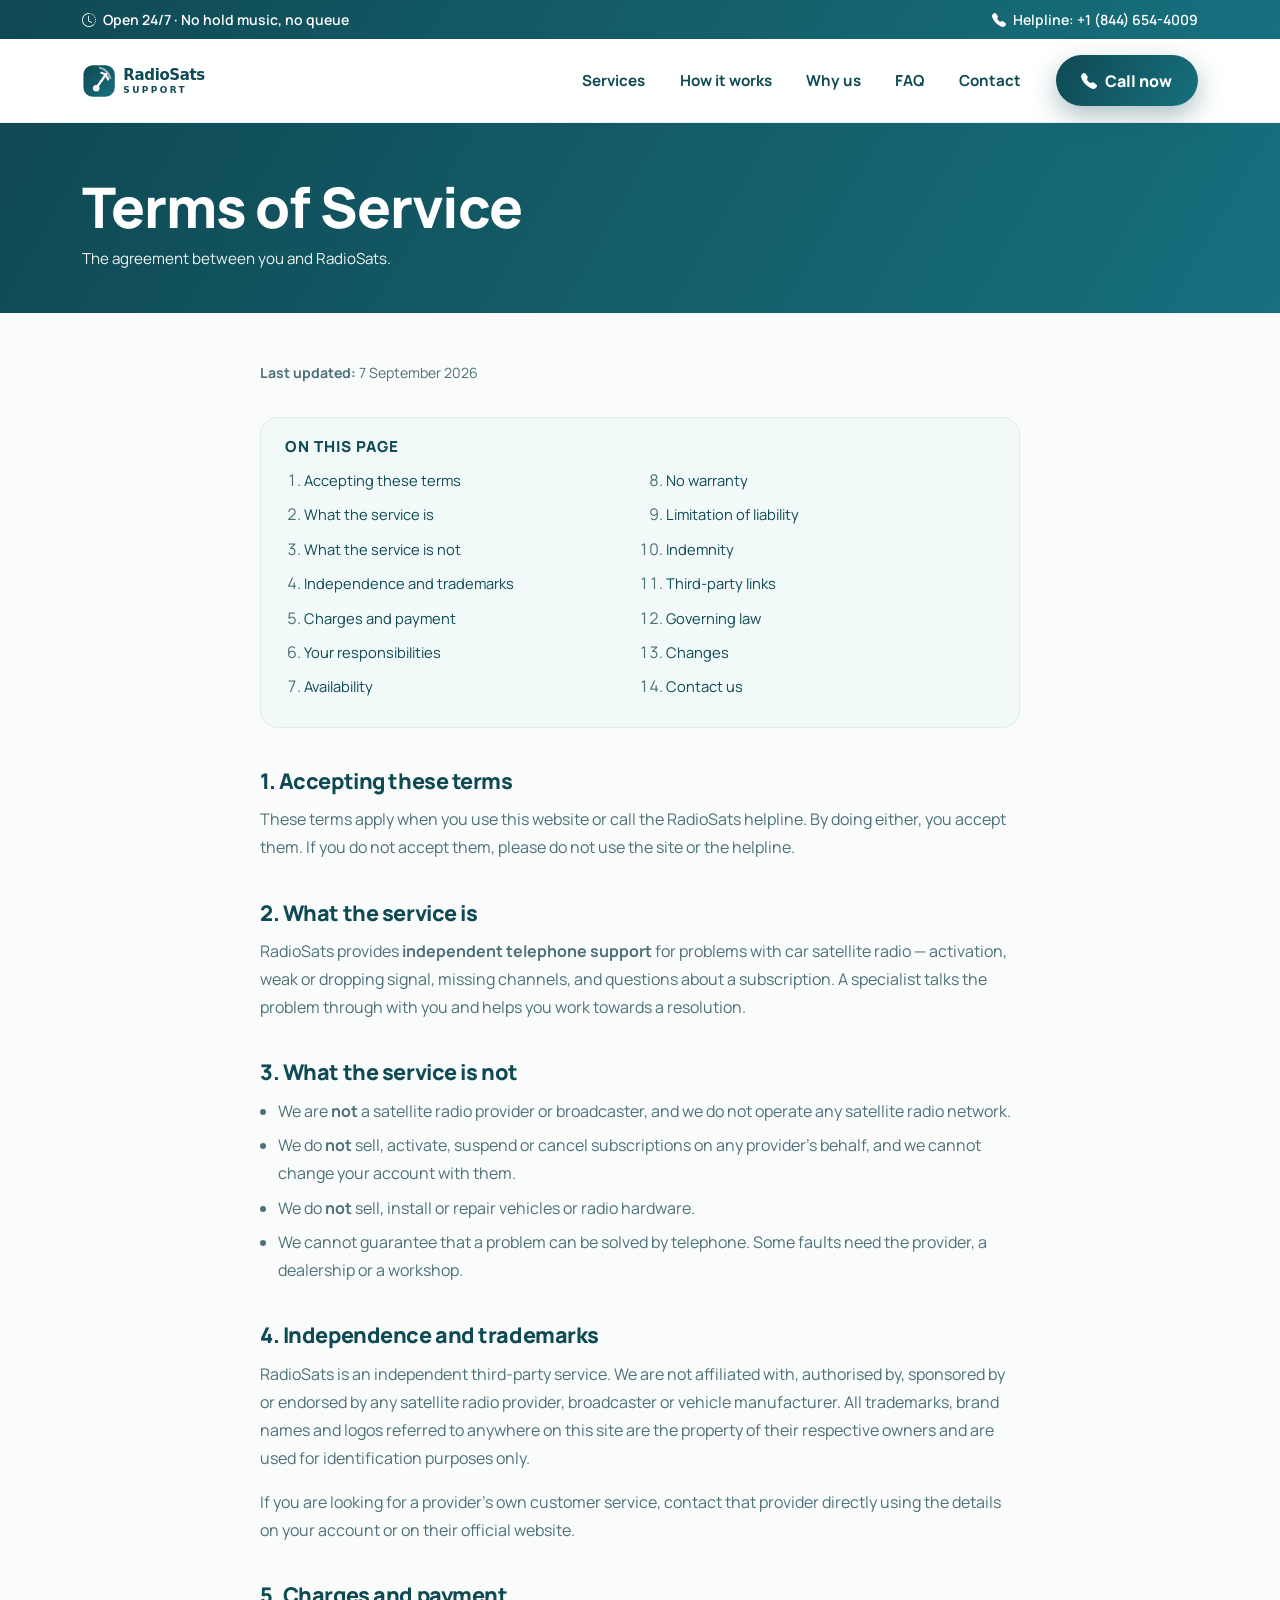
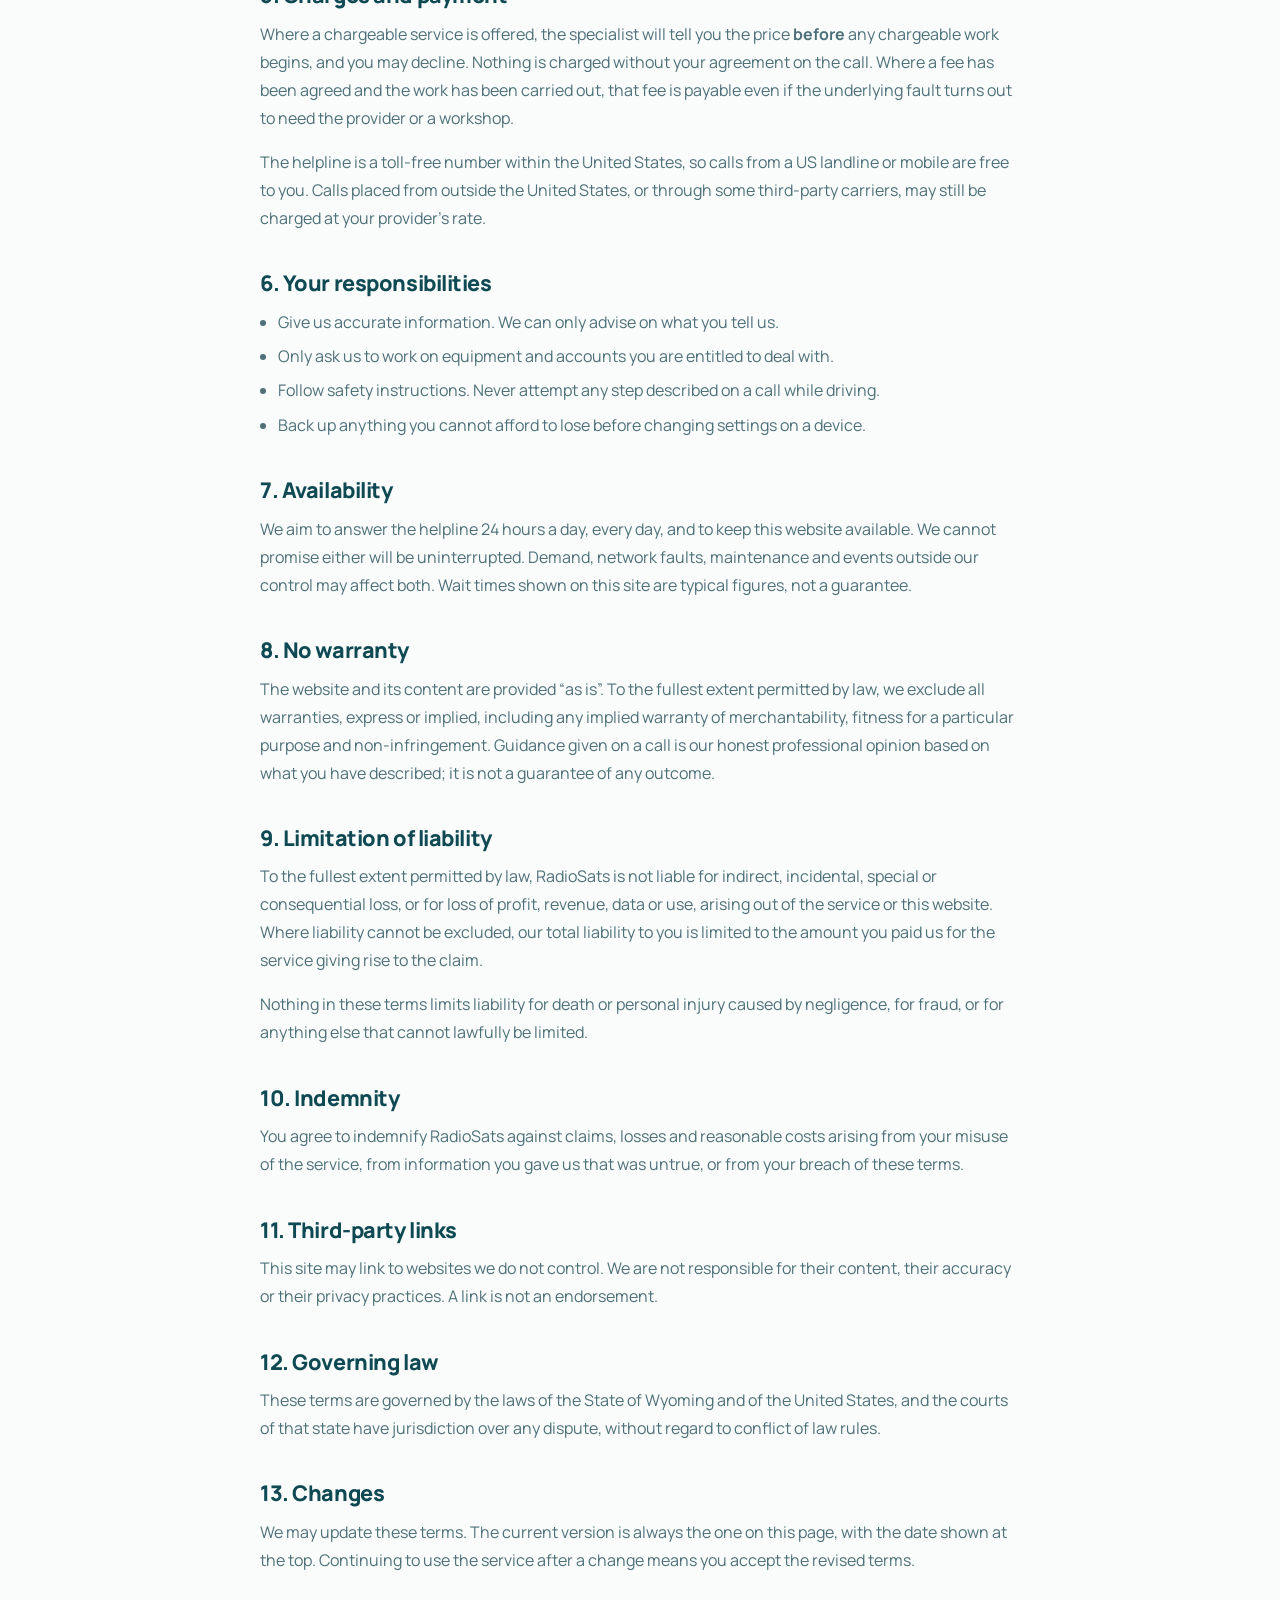
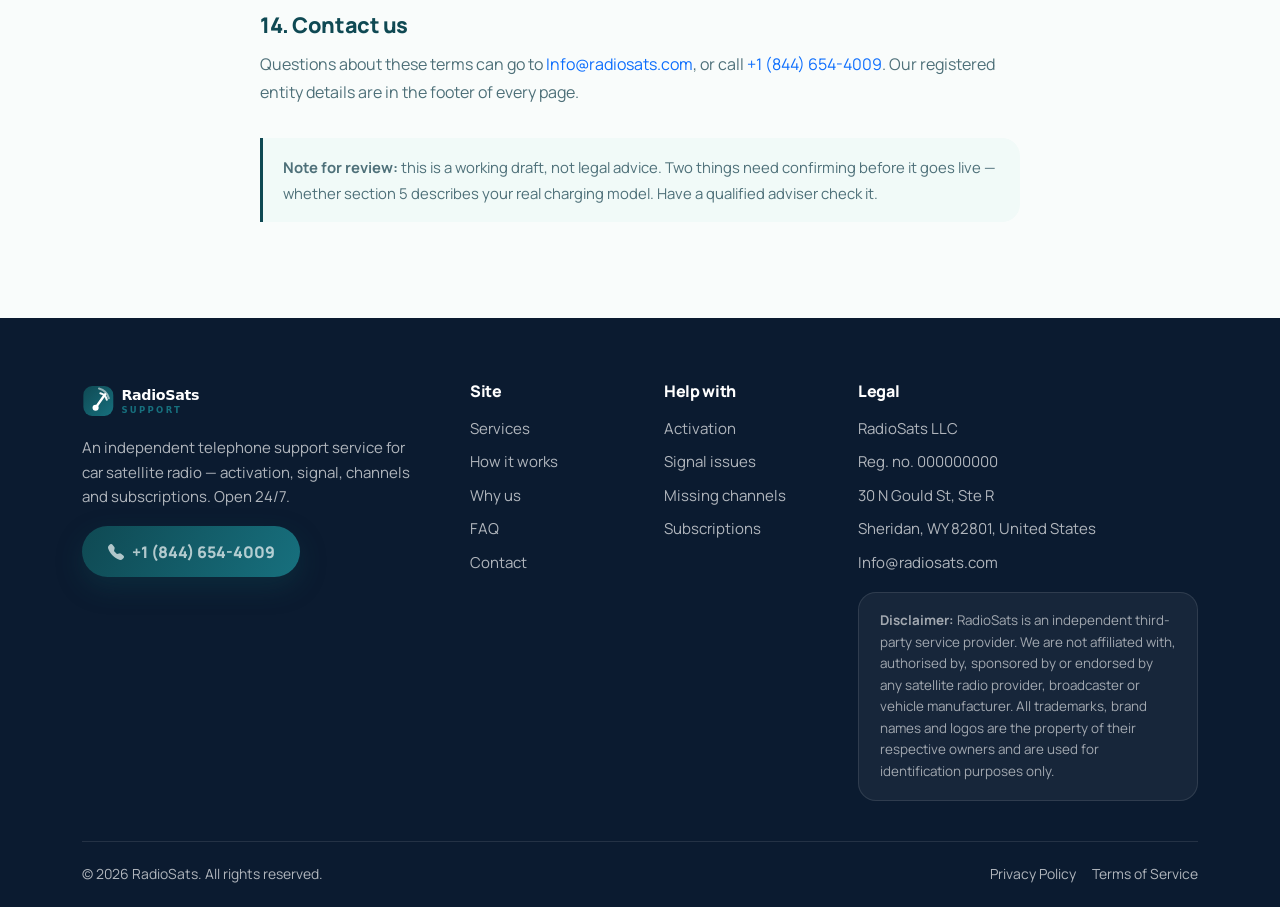
<file: terms.html>
<!DOCTYPE html>
<html lang="en">

<head>
  <meta charset="utf-8">
  <meta name="viewport" content="width=device-width, initial-scale=1">


  <!-- Google tag (gtag.js) -->
  <script async src="https://www.googletagmanager.com/gtag/js?id=AW-18441096809"></script>
  <script>
    window.dataLayer = window.dataLayer || [];
    function gtag(){dataLayer.push(arguments);}
    gtag('js', new Date());

    gtag('config', 'AW-18441096809');
  </script>

  <title>Terms of Service &mdash; RadioSats</title>
  <meta name="description" content="The terms that apply when you use the RadioSats website or call the helpline.">
  <link rel="canonical" href="https://radiosats.com/terms.html">
  <meta name="robots" content="index, follow">

  <meta property="og:type" content="website">
  <meta property="og:title" content="Terms of Service &mdash; RadioSats">
  <meta property="og:description" content="The terms that apply when you use the RadioSats website or call the helpline.">
  <meta property="og:url" content="https://radiosats.com/terms.html">
  <meta property="og:image" content="https://radiosats.com/assets/img/og-cover.png">

  <link rel="icon" type="image/svg+xml" href="assets/img/favicon.svg">
  <link rel="preconnect" href="https://fonts.googleapis.com">
  <link rel="preconnect" href="https://fonts.gstatic.com" crossorigin>
  <link href="https://fonts.googleapis.com/css2?family=Manrope:wght@400;500;600;700;800&display=swap" rel="stylesheet">
  <link href="https://cdn.jsdelivr.net/npm/bootstrap@5.3.3/dist/css/bootstrap.min.css" rel="stylesheet">
  <link href="https://cdn.jsdelivr.net/npm/bootstrap-icons@1.11.3/font/bootstrap-icons.css" rel="stylesheet">
  <link rel="stylesheet" href="assets/css/style.css">
</head>

<body id="top">

  <!-- ============================================================ HEADER -->
  <div class="topbar py-2">
    <div class="container">
      <div class="d-flex flex-wrap justify-content-between align-items-center gap-2">
        <span><i class="bi bi-clock-history me-1"></i> Open 24/7 · No hold music, no queue</span>
        <a href="tel:+18446544009" data-call>
          <i class="bi bi-telephone-fill me-1"></i> Helpline: +1 (844) 654-4009
        </a>
      </div>
    </div>
  </div>

  <header class="site-header sticky-top" id="siteHeader">
    <div class="container">
      <nav class="navbar navbar-expand-lg py-3">
        <a class="navbar-brand" href="index.html#top">
          <img src="assets/img/logo.svg" alt="RadioSats">
        </a>

        <button class="navbar-toggler" type="button" data-bs-toggle="collapse" data-bs-target="#mainNav"
          aria-controls="mainNav" aria-expanded="false" aria-label="Toggle navigation">
          <span class="navbar-toggler-icon"></span>
        </button>

        <div class="collapse navbar-collapse justify-content-end" id="mainNav">
          <ul class="navbar-nav align-items-lg-center gap-lg-1">
            <li class="nav-item"><a class="nav-link" href="index.html#services">Services</a></li>
            <li class="nav-item"><a class="nav-link" href="index.html#how">How it works</a></li>
            <li class="nav-item"><a class="nav-link" href="index.html#why-us">Why us</a></li>
            <li class="nav-item"><a class="nav-link" href="index.html#faq">FAQ</a></li>
            <li class="nav-item"><a class="nav-link" href="index.html#contact">Contact</a></li>
            <li class="nav-item ms-lg-3 mt-3 mt-lg-0">
              <a class="btn btn-call w-100" href="tel:+18446544009" data-call>
                <i class="bi bi-telephone-fill me-2"></i>Call now
              </a>
            </li>
          </ul>
        </div>
      </nav>
    </div>
  </header>
  <section class="legal-hero">
    <div class="container">
      <h1>Terms of Service</h1>
      <p>The agreement between you and RadioSats.</p>
    </div>
  </section>

  <main class="container">
    <div class="legal-wrap">
      <p class="legal-updated"><strong>Last updated:</strong> 7 September 2026</p>

      <nav class="legal-toc" aria-label="On this page">
        <h2>On this page</h2>
        <ol>
            <li><a href="#accept">Accepting these terms</a></li>
            <li><a href="#what">What the service is</a></li>
            <li><a href="#not">What the service is not</a></li>
            <li><a href="#indep">Independence and trademarks</a></li>
            <li><a href="#charges">Charges and payment</a></li>
            <li><a href="#your">Your responsibilities</a></li>
            <li><a href="#avail">Availability</a></li>
            <li><a href="#warranty">No warranty</a></li>
            <li><a href="#liability">Limitation of liability</a></li>
            <li><a href="#indemnity">Indemnity</a></li>
            <li><a href="#links">Third-party links</a></li>
            <li><a href="#law">Governing law</a></li>
            <li><a href="#changes">Changes</a></li>
            <li><a href="#contact">Contact us</a></li>
        </ol>
      </nav>

      <h2 id="accept">1. Accepting these terms</h2>
      <p>These terms apply when you use this website or call the RadioSats helpline. By doing either,
        you accept them. If you do not accept them, please do not use the site or the helpline.</p>

      <h2 id="what">2. What the service is</h2>
      <p>RadioSats provides <strong>independent telephone support</strong> for problems with car
        satellite radio &mdash; activation, weak or dropping signal, missing channels, and questions
        about a subscription. A specialist talks the problem through with you and helps you work
        towards a resolution.</p>

      <h2 id="not">3. What the service is not</h2>
      <ul>
        <li>We are <strong>not</strong> a satellite radio provider or broadcaster, and we do not
          operate any satellite radio network.</li>
        <li>We do <strong>not</strong> sell, activate, suspend or cancel subscriptions on any
          provider&rsquo;s behalf, and we cannot change your account with them.</li>
        <li>We do <strong>not</strong> sell, install or repair vehicles or radio hardware.</li>
        <li>We cannot guarantee that a problem can be solved by telephone. Some faults need the
          provider, a dealership or a workshop.</li>
      </ul>

      <h2 id="indep">4. Independence and trademarks</h2>
      <p>RadioSats is an independent third-party service. We are not affiliated with, authorised by,
        sponsored by or endorsed by any satellite radio provider, broadcaster or vehicle manufacturer.
        All trademarks, brand names and logos referred to anywhere on this site are the property of
        their respective owners and are used for identification purposes only.</p>
      <p>If you are looking for a provider&rsquo;s own customer service, contact that provider directly
        using the details on your account or on their official website.</p>

      <h2 id="charges">5. Charges and payment</h2>
      <p>Where a chargeable service is offered, the specialist will tell you the price
        <strong>before</strong> any chargeable work begins, and you may decline. Nothing is charged
        without your agreement on the call. Where a fee has been agreed and the work has been carried
        out, that fee is payable even if the underlying fault turns out to need the provider or a
        workshop.</p>
      <p>The helpline is a toll&#8209;free number within the United States, so calls from a US
        landline or mobile are free to you. Calls placed from outside the United States, or
        through some third&#8209;party carriers, may still be charged at your provider&rsquo;s rate.</p>

      <h2 id="your">6. Your responsibilities</h2>
      <ul>
        <li>Give us accurate information. We can only advise on what you tell us.</li>
        <li>Only ask us to work on equipment and accounts you are entitled to deal with.</li>
        <li>Follow safety instructions. Never attempt any step described on a call while driving.</li>
        <li>Back up anything you cannot afford to lose before changing settings on a device.</li>
      </ul>

      <h2 id="avail">7. Availability</h2>
      <p>We aim to answer the helpline 24 hours a day, every day, and to keep this website available.
        We cannot promise either will be uninterrupted. Demand, network faults, maintenance and events
        outside our control may affect both. Wait times shown on this site are typical figures, not a
        guarantee.</p>

      <h2 id="warranty">8. No warranty</h2>
      <p>The website and its content are provided &ldquo;as is&rdquo;. To the fullest extent permitted
        by law, we exclude all warranties, express or implied, including any implied warranty of
        merchantability, fitness for a particular purpose and non-infringement. Guidance given on a
        call is our honest professional opinion based on what you have described; it is not a
        guarantee of any outcome.</p>

      <h2 id="liability">9. Limitation of liability</h2>
      <p>To the fullest extent permitted by law, RadioSats is not liable for indirect, incidental,
        special or consequential loss, or for loss of profit, revenue, data or use, arising out of the
        service or this website. Where liability cannot be excluded, our total liability to you is
        limited to the amount you paid us for the service giving rise to the claim.</p>
      <p>Nothing in these terms limits liability for death or personal injury caused by negligence, for
        fraud, or for anything else that cannot lawfully be limited.</p>

      <h2 id="indemnity">10. Indemnity</h2>
      <p>You agree to indemnify RadioSats against claims, losses and reasonable costs arising from your
        misuse of the service, from information you gave us that was untrue, or from your breach of
        these terms.</p>

      <h2 id="links">11. Third-party links</h2>
      <p>This site may link to websites we do not control. We are not responsible for their content,
        their accuracy or their privacy practices. A link is not an endorsement.</p>

      <h2 id="law">12. Governing law</h2>
      <p>These terms are governed by the laws of the State of Wyoming and of the United States, and the
        courts of that state have jurisdiction over any dispute, without regard to conflict of law
        rules.</p>

      <h2 id="changes">13. Changes</h2>
      <p>We may update these terms. The current version is always the one on this page, with the date
        shown at the top. Continuing to use the service after a change means you accept the revised
        terms.</p>

      <h2 id="contact">14. Contact us</h2>
      <p>Questions about these terms can go to
        <a href="mailto:Info@radiosats.com">Info@radiosats.com</a>, or call
        <a href="tel:+18446544009" data-call="terms">+1 (844) 654-4009</a>. Our registered entity
        details are in the footer of every page.</p>

      <div class="legal-note">
        <p><strong>Note for review:</strong> this is a working draft, not legal advice. Two things need
          confirming before it goes live &mdash; whether section
          5 describes your real charging model. Have a qualified adviser check it.</p>
      </div>

    </div>
  </main>

  <footer class="site-footer">
    <div class="container">
      <div class="row g-4 g-lg-5">

        <div class="col-lg-4">
          <img src="assets/img/logo-light.svg" alt="RadioSats" class="mb-3">
          <p class="mb-3" style="font-size:.94rem;">
            An independent telephone support service for car satellite radio &mdash; activation,
            signal, channels and subscriptions. Open 24/7.
          </p>
          <a class="btn btn-call" href="tel:+18446544009" data-call>
            <i class="bi bi-telephone-fill me-2"></i>+1 (844) 654-4009
          </a>
        </div>

        <div class="col-6 col-lg-2">
          <h5>Site</h5>
          <ul class="footer-list">
            <li><a href="index.html#services">Services</a></li>
            <li><a href="index.html#how">How it works</a></li>
            <li><a href="index.html#why-us">Why us</a></li>
            <li><a href="index.html#faq">FAQ</a></li>
            <li><a href="index.html#contact">Contact</a></li>
          </ul>
        </div>

        <div class="col-6 col-lg-2">
          <h5>Help with</h5>
          <ul class="footer-list">
            <li><a href="index.html#services">Activation</a></li>
            <li><a href="index.html#services">Signal issues</a></li>
            <li><a href="index.html#services">Missing channels</a></li>
            <li><a href="index.html#services">Subscriptions</a></li>
          </ul>
        </div>

        <div class="col-lg-4">
          <h5>Legal</h5>
          <!-- ==== EDIT: your real registered entity details ==== -->
          <ul class="footer-list mb-3">
            <li>RadioSats LLC</li>
            <li>Reg. no. 000000000</li>
            <li>30 N Gould St, Ste R</li>
            <li>Sheridan, WY 82801, United States</li>
            <li><a href="mailto:Info@radiosats.com">Info@radiosats.com</a></li>
          </ul>
          <div class="disclaimer">
            <strong>Disclaimer:</strong> RadioSats is an independent third-party service
            provider. We are not affiliated with, authorised by, sponsored by or endorsed by any
            satellite radio provider, broadcaster or vehicle manufacturer. All trademarks, brand
            names and logos are the property of their respective owners and are used for
            identification purposes only.
          </div>
        </div>

      </div>

      <div class="footer-bottom">
        <div class="d-flex flex-wrap justify-content-between gap-2">
          <span>&copy; <span id="year">2026</span> RadioSats. All rights reserved.</span>
          <span class="d-flex gap-3">
            <a href="privacy.html">Privacy Policy</a>
            <a href="terms.html">Terms of Service</a>
          </span>
        </div>
      </div>
    </div>
  </footer>

  <script src="https://cdn.jsdelivr.net/npm/bootstrap@5.3.3/dist/js/bootstrap.bundle.min.js"></script>
  <script src="assets/js/main.js"></script>
</body>

</html>
</file>
<file: assets/css/style.css>
/* ==========================================================================
   RadioSat Support — main stylesheet
   Brand colours live in :root. Change them here and the whole site follows.
   ========================================================================== */

:root {
  /* --- MIAMI NIGHTS PALETTE --- */
  --brand:        #0F4953;
  --brand-2:      #17707E;
  --brand-deep:   #0A363E;
  --on-brand:     #FFFFFF;   /* text that sits on --grad */
  --accent:       #CBF5EF;
  --ink:          #0F4953;
  --ink-soft:     #4E7079;
  --paper:        #ffffff;
  --paper-soft:   #F1FAF8;
  --line:         #DCEDEA;
  --ok:           #157F6B;

  --grad:      linear-gradient(120deg, #0F4953 0%, #17707E 100%);
  --grad-deep: linear-gradient(120deg, #0A363E 0%, #0F4953 55%, #17707E 100%);

  --radius:     18px;
  --radius-lg:  26px;
  --shadow-sm:  0 2px 10px rgba(16, 35, 61, .06);
  --shadow:     0 14px 40px rgba(16, 35, 61, .10);
  --shadow-lg:  0 26px 70px rgba(16, 35, 61, .16);
  --ring:       0 0 0 4px rgba(15,73,83,.26);
}

/* --------------------------------------------------------------- base --- */
* { -webkit-tap-highlight-color: transparent; }

html { scroll-behavior: smooth; scroll-padding-top: 110px; }

body {
  font-family: Manrope, system-ui, -apple-system, "Segoe UI", Roboto, sans-serif;
  color: var(--ink-soft);
  background: var(--paper);
  font-size: 1rem;
  line-height: 1.65;
  overflow-x: hidden;
}

h1, h2, h3, h4, h5 {
  color: var(--ink);
  font-weight: 800;
  letter-spacing: -.02em;
  line-height: 1.18;
}

h1 { font-size: clamp(2.1rem, 5vw, 3.5rem); }
h2 { font-size: clamp(1.7rem, 3.6vw, 2.5rem); }
h3 { font-size: clamp(1.15rem, 2vw, 1.35rem); }

a { text-decoration: none; transition: color .2s ease; }

.lead-sm { font-size: 1.06rem; }

/* utility */
.text-brand   { color: var(--brand) !important; }
.bg-soft      { background: var(--paper-soft); }
.grad-bg      { background: var(--grad); }
.grad-text {
  background: var(--grad);
  -webkit-background-clip: text;
  background-clip: text;
  color: transparent;
}
.section { padding: clamp(64px, 8vw, 108px) 0; }

/* ------------------------------------------------------------ eyebrow --- */
.eyebrow {
  display: inline-flex;
  align-items: center;
  gap: .5rem;
  font-size: .78rem;
  font-weight: 800;
  letter-spacing: .14em;
  text-transform: uppercase;
  color: var(--brand);
  background: rgba(255, 106, 0, .09);
  border: 1px solid rgba(255, 106, 0, .2);
  padding: .4rem .9rem;
  border-radius: 999px;
  margin-bottom: 1rem;
}

/* ------------------------------------------------------------- header --- */
.topbar {
  background: var(--grad);
  color: #fff;
  font-size: .875rem;
  font-weight: 600;
}
.topbar a { color: #fff; }
.topbar a:hover { color: #fff; text-decoration: underline; }

.site-header {
  background: rgba(255, 255, 255, .88);
  backdrop-filter: saturate(180%) blur(14px);
  -webkit-backdrop-filter: saturate(180%) blur(14px);
  border-bottom: 1px solid rgba(16, 35, 61, .07);
  transition: box-shadow .25s ease, background .25s ease;
}
.site-header.is-stuck {
  box-shadow: var(--shadow-sm);
  background: rgba(255, 255, 255, .96);
}

.navbar-brand img { height: 40px; width: auto; display: block; }

.navbar .nav-link {
  color: var(--ink);
  font-weight: 700;
  font-size: .95rem;
  padding: .5rem .95rem !important;
  border-radius: 999px;
}
.navbar .nav-link:hover,
.navbar .nav-link.active {
  color: var(--brand);
  background: rgba(255, 106, 0, .08);
}

.navbar-toggler { border: 1px solid var(--line); padding: .35rem .55rem; }
.navbar-toggler:focus { box-shadow: var(--ring); }

/* ------------------------------------------------------------ buttons --- */
.btn {
  font-weight: 800;
  border-radius: 999px;
  transition: transform .18s ease, box-shadow .18s ease, background .18s ease;
}
.btn:focus-visible { box-shadow: var(--ring); }

.btn-call {
  background: var(--grad);
  color: #fff;
  padding: .85rem 1.6rem;
  box-shadow: 0 10px 26px rgba(255, 106, 0, .32);
  border: 0;
}
.btn-call:hover {
  color: #fff;
  transform: translateY(-2px);
  box-shadow: 0 16px 34px rgba(255, 106, 0, .4);
}

.btn-call-lg { padding: 1.05rem 2.2rem; font-size: 1.12rem; }

.btn-ghost {
  border: 2px solid var(--line);
  color: var(--ink);
  background: #fff;
  padding: .8rem 1.5rem;
}
.btn-ghost:hover { border-color: var(--brand); color: var(--brand); transform: translateY(-2px); }

.btn-white { background: #fff; color: var(--brand); padding: .95rem 2rem; }
.btn-white:hover { background: #fff; color: var(--brand-deep); transform: translateY(-2px); }

/* --------------------------------------------------------------- hero --- */
.hero {
  position: relative;
  padding: clamp(56px, 8vw, 100px) 0 clamp(48px, 7vw, 88px);
  background:
    radial-gradient(900px 460px at 88% -8%, rgba(255, 183, 3, .20), transparent 62%),
    radial-gradient(760px 420px at 6% 8%, rgba(0, 181, 216, .14), transparent 60%),
    var(--paper-soft);
  overflow: hidden;
}
.hero::after {
  content: "";
  position: absolute;
  inset: auto 0 -1px 0;
  height: 90px;
  background: linear-gradient(180deg, transparent, var(--paper));
  pointer-events: none;
}

.live-pill {
  display: inline-flex;
  align-items: center;
  gap: .55rem;
  background: #fff;
  border: 1px solid var(--line);
  color: var(--ink);
  font-weight: 700;
  font-size: .85rem;
  padding: .45rem 1rem;
  border-radius: 999px;
  box-shadow: var(--shadow-sm);
}
.live-dot {
  width: 9px;
  height: 9px;
  border-radius: 50%;
  background: var(--ok);
  box-shadow: 0 0 0 0 rgba(22, 163, 74, .55);
  animation: pulse 1.9s infinite;
}
@keyframes pulse {
  70%  { box-shadow: 0 0 0 11px rgba(22, 163, 74, 0); }
  100% { box-shadow: 0 0 0 0 rgba(22, 163, 74, 0); }
}

.hero-phone {
  display: inline-flex;
  align-items: center;
  gap: .7rem;
  font-size: clamp(1.7rem, 4.2vw, 2.6rem);
  font-weight: 800;
  letter-spacing: -.02em;
  color: var(--ink);
}
.hero-phone:hover { color: var(--brand); }
.hero-phone i { color: var(--brand); font-size: .85em; }

.trust-row { gap: 1.5rem 2.2rem; }
.trust-row span {
  display: inline-flex;
  align-items: center;
  gap: .5rem;
  font-weight: 700;
  color: var(--ink);
  font-size: .92rem;
}
.trust-row i { color: var(--ok); }

/* hero visual card */
.hero-card {
  background: #fff;
  border: 1px solid var(--line);
  border-radius: var(--radius-lg);
  box-shadow: var(--shadow-lg);
  padding: 1.6rem;
}
.signal-row { display: flex; align-items: flex-end; gap: 6px; height: 62px; }
.signal-row i {
  flex: 1;
  border-radius: 6px 6px 3px 3px;
  background: var(--grad);
  transform-origin: bottom;
  animation: eq 1.4s ease-in-out infinite;
}
.signal-row i:nth-child(1) { height: 34%;  animation-delay: 0s;   }
.signal-row i:nth-child(2) { height: 62%;  animation-delay: .15s; }
.signal-row i:nth-child(3) { height: 100%; animation-delay: .3s;  }
.signal-row i:nth-child(4) { height: 74%;  animation-delay: .45s; }
.signal-row i:nth-child(5) { height: 48%;  animation-delay: .6s;  }
.signal-row i:nth-child(6) { height: 86%;  animation-delay: .75s; }
@keyframes eq {
  0%, 100% { transform: scaleY(.55); }
  50%      { transform: scaleY(1); }
}

.status-line {
  display: flex;
  justify-content: space-between;
  align-items: center;
  padding: .7rem 0;
  border-bottom: 1px dashed var(--line);
  font-size: .93rem;
}
.status-line:last-child { border-bottom: 0; }
.status-line b { color: var(--ink); font-weight: 700; }
.chip-ok {
  background: rgba(22, 163, 74, .1);
  color: var(--ok);
  font-weight: 800;
  font-size: .78rem;
  padding: .2rem .65rem;
  border-radius: 999px;
}
.chip-warn {
  background: rgba(255, 106, 0, .1);
  color: var(--brand-deep);
  font-weight: 800;
  font-size: .78rem;
  padding: .2rem .65rem;
  border-radius: 999px;
}

/* --------------------------------------------------------------- cards --- */
.feature-card {
  background: #fff;
  border: 1px solid var(--line);
  border-radius: var(--radius);
  padding: 2rem 1.6rem;
  height: 100%;
  transition: transform .25s ease, box-shadow .25s ease, border-color .25s ease;
}
.feature-card:hover {
  transform: translateY(-6px);
  box-shadow: var(--shadow);
  border-color: transparent;
}

.feature-icon {
  width: 58px;
  height: 58px;
  display: grid;
  place-items: center;
  border-radius: 16px;
  background: var(--grad);
  color: #fff;
  font-size: 1.5rem;
  margin-bottom: 1.1rem;
  box-shadow: 0 8px 20px rgba(255, 106, 0, .28);
}
.feature-card h3 { margin-bottom: .5rem; }
.feature-card p  { margin-bottom: 0; font-size: .96rem; }

/* --------------------------------------------------------------- stats --- */
.stats-band {
  background: var(--grad-deep);
  color: #fff;
  position: relative;
  overflow: hidden;
}
.stats-band::before {
  content: "";
  position: absolute;
  inset: 0;
  background: radial-gradient(600px 300px at 15% 0%, rgba(255, 106, 0, .28), transparent 60%);
}
.stats-band > * { position: relative; }
.stat-num {
  font-size: clamp(1.9rem, 4vw, 2.9rem);
  font-weight: 800;
  line-height: 1;
  color: #fff;
  letter-spacing: -.03em;
}
.stat-label {
  color: rgba(255, 255, 255, .72);
  font-size: .92rem;
  font-weight: 600;
  margin-top: .4rem;
}

/* --------------------------------------------------------------- alert --- */
.notice {
  background: #fff;
  border: 1px solid rgba(255, 106, 0, .28);
  border-left: 5px solid var(--brand);
  border-radius: var(--radius);
  padding: 1.5rem 1.7rem;
  box-shadow: var(--shadow-sm);
}
.notice i { color: var(--brand); }

/* ------------------------------------------------------------- service --- */
.service-item {
  display: flex;
  gap: 1.1rem;
  padding: 1.6rem;
  border-radius: var(--radius);
  border: 1px solid var(--line);
  background: #fff;
  height: 100%;
  transition: box-shadow .25s ease, transform .25s ease;
}
.service-item:hover { box-shadow: var(--shadow); transform: translateY(-4px); }
.service-item .ico {
  flex: 0 0 46px;
  height: 46px;
  display: grid;
  place-items: center;
  border-radius: 13px;
  background: rgba(255, 106, 0, .1);
  color: var(--brand);
  font-size: 1.25rem;
}
.service-item h3 { font-size: 1.1rem; margin-bottom: .35rem; }
.service-item p  { font-size: .94rem; margin-bottom: 0; }

/* --------------------------------------------------------------- steps --- */
.step { text-align: center; position: relative; padding: 0 .5rem; }
.step-num {
  width: 62px;
  height: 62px;
  margin: 0 auto 1rem;
  display: grid;
  place-items: center;
  border-radius: 50%;
  background: #fff;
  border: 2px solid var(--brand);
  color: var(--brand);
  font-weight: 800;
  font-size: 1.35rem;
  box-shadow: var(--shadow-sm);
}

/* -------------------------------------------------------------- why-us --- */
.check-list { list-style: none; padding: 0; margin: 0; }
.check-list li {
  display: flex;
  gap: .8rem;
  align-items: flex-start;
  padding: .7rem 0;
  border-bottom: 1px dashed var(--line);
}
.check-list li:last-child { border-bottom: 0; }
.check-list i { color: var(--ok); font-size: 1.15rem; margin-top: .15rem; flex: 0 0 auto; }
.check-list b { color: var(--ink); display: block; }

/* ----------------------------------------------------------------- faq --- */
.accordion-item {
  border: 1px solid var(--line);
  border-radius: var(--radius) !important;
  margin-bottom: .8rem;
  overflow: hidden;
}
.accordion-button {
  font-weight: 700;
  color: var(--ink);
  background: #fff;
  padding: 1.15rem 1.3rem;
  font-size: 1.02rem;
}
.accordion-button:not(.collapsed) {
  color: var(--brand);
  background: var(--paper-soft);
  box-shadow: none;
}
.accordion-button:focus { box-shadow: none; border-color: var(--line); }
.accordion-body { color: var(--ink-soft); padding: 0 1.3rem 1.3rem; font-size: .96rem; }

/* ------------------------------------------------------------- contact --- */
.contact-frame {
  background: var(--grad);
  padding: 4px;
  border-radius: var(--radius-lg);
  box-shadow: var(--shadow-lg);
}
.contact-inner {
  background: #fff;
  border-radius: calc(var(--radius-lg) - 4px);
  padding: clamp(2rem, 5vw, 3.5rem);
  text-align: center;
}

.contact-meta {
  display: flex;
  flex-wrap: wrap;
  justify-content: center;
  gap: 1rem 2.5rem;
}
.contact-meta a,
.contact-meta span {
  color: var(--ink);
  font-weight: 700;
  font-size: .98rem;
  display: inline-flex;
  align-items: center;
  gap: .5rem;
}
.contact-meta a:hover { color: var(--brand); }
.contact-meta i { color: var(--brand); }

/* -------------------------------------------------------------- footer --- */
.site-footer { background: #0b1b30; color: rgba(255, 255, 255, .68); padding: 4rem 0 0; }
.site-footer h5 { color: #fff; font-size: 1rem; margin-bottom: 1rem; font-weight: 800; }
.site-footer a { color: rgba(255, 255, 255, .68); }
.site-footer a:hover { color: var(--brand-2); }
.site-footer img { height: 38px; }
.footer-list { list-style: none; padding: 0; margin: 0; }
.footer-list li { margin-bottom: .55rem; font-size: .94rem; }

.disclaimer {
  background: rgba(255, 255, 255, .05);
  border: 1px solid rgba(255, 255, 255, .1);
  border-radius: var(--radius);
  padding: 1.1rem 1.3rem;
  font-size: .84rem;
  line-height: 1.6;
  color: rgba(255, 255, 255, .6);
}
.footer-bottom {
  border-top: 1px solid rgba(255, 255, 255, .1);
  margin-top: 2.5rem;
  padding: 1.3rem 0;
  font-size: .87rem;
}

/* ------------------------------------------------------- sticky mobile --- */
.call-bar {
  position: fixed;
  left: 0;
  right: 0;
  bottom: 0;
  z-index: 1040;
  background: var(--grad);
  padding: .7rem 1rem;
  box-shadow: 0 -6px 24px rgba(16, 35, 61, .2);
  display: none;
}
.call-bar a {
  color: #fff;
  font-weight: 800;
  display: flex;
  align-items: center;
  justify-content: center;
  gap: .6rem;
  font-size: 1.05rem;
}

@media (max-width: 991.98px) {
  .navbar-collapse {
    background: #fff;
    border: 1px solid var(--line);
    border-radius: var(--radius);
    padding: 1rem;
    margin-top: .8rem;
    box-shadow: var(--shadow);
  }
  .call-bar { display: block; }
  body { padding-bottom: 62px; }
}

/* ----------------------------------------------------- reveal on scroll --- */
.reveal {
  opacity: 0;
  transform: translateY(22px);
  transition: opacity .6s ease, transform .6s ease;
}
.reveal.in { opacity: 1; transform: none; }

@media (prefers-reduced-motion: reduce) {
  html { scroll-behavior: auto; }
  *, *::before, *::after { animation: none !important; transition: none !important; }
  .reveal { opacity: 1; transform: none; }
}


/* ---- Miami Nights: contrast corrections ---- */
.topbar { color: var(--on-brand); }
.btn-call { color: var(--on-brand); box-shadow: 0 10px 26px rgba(15,73,83,.34); }
.btn-call:hover, .btn-call:focus-visible { color: var(--on-brand); }
body { background: #F9FCFB; }
.grad-text { background: linear-gradient(120deg, #F98E6E 0%, #FFCFD2 100%); -webkit-background-clip: text; background-clip: text; }

/* topbar links follow the on-gradient text colour */
.topbar a, .topbar a:hover { color: var(--on-brand); }
/* headline accent: deepen the coral so it stays legible on white to the last word */
.grad-text {
  background: linear-gradient(120deg, #E96A44 0%, #D9522B 100%);
  -webkit-background-clip: text; background-clip: text;
}

/* ---- Legal pages (privacy, terms) ---- */
.legal-hero { background: var(--grad); color: var(--on-brand); padding: 3.2rem 0 2.6rem; }
.legal-hero h1 { color: var(--on-brand); margin-bottom: .35rem; }
.legal-hero p { margin: 0; opacity: .92; font-size: .95rem; }
.legal-wrap { max-width: 760px; margin: 0 auto; padding: 3rem 0 4rem; }
.legal-wrap h2 { font-size: 1.35rem; margin: 2.4rem 0 .75rem; color: var(--ink); }
.legal-wrap h2:first-of-type { margin-top: 0; }
.legal-wrap h3 { font-size: 1.05rem; margin: 1.5rem 0 .5rem; color: var(--ink); }
.legal-wrap p, .legal-wrap li { color: var(--ink-soft); line-height: 1.75; }
.legal-wrap ul { padding-left: 1.15rem; margin-bottom: 1rem; }
.legal-wrap li { margin-bottom: .4rem; }
.legal-toc { background: var(--paper-soft); border: 1px solid var(--line);
  border-radius: var(--radius); padding: 1.25rem 1.5rem; margin-bottom: 2.5rem; }
.legal-toc h2 { font-size: .95rem; text-transform: uppercase; letter-spacing: .06em;
  margin: 0 0 .6rem; }
.legal-toc ol { margin: 0; padding-left: 1.2rem; columns: 2; column-gap: 2rem; }
.legal-toc a { color: var(--brand); text-decoration: none; font-size: .92rem; }
.legal-toc a:hover { text-decoration: underline; }
@media (max-width: 575px) { .legal-toc ol { columns: 1; } }
.legal-note { border-left: 3px solid var(--brand); background: var(--paper-soft);
  padding: 1rem 1.25rem; border-radius: 0 var(--radius) var(--radius) 0; margin: 2rem 0; }
.legal-note p { margin: 0; font-size: .93rem; }
.legal-updated { font-size: .88rem; color: var(--ink-soft); margin-bottom: 2rem; }
.err-wrap { text-align: center; padding: 5rem 0 6rem; }
.err-code { font-size: clamp(4rem, 14vw, 8rem); font-weight: 800; line-height: 1;
  background: var(--grad); -webkit-background-clip: text; background-clip: text; color: transparent; }
</file>
